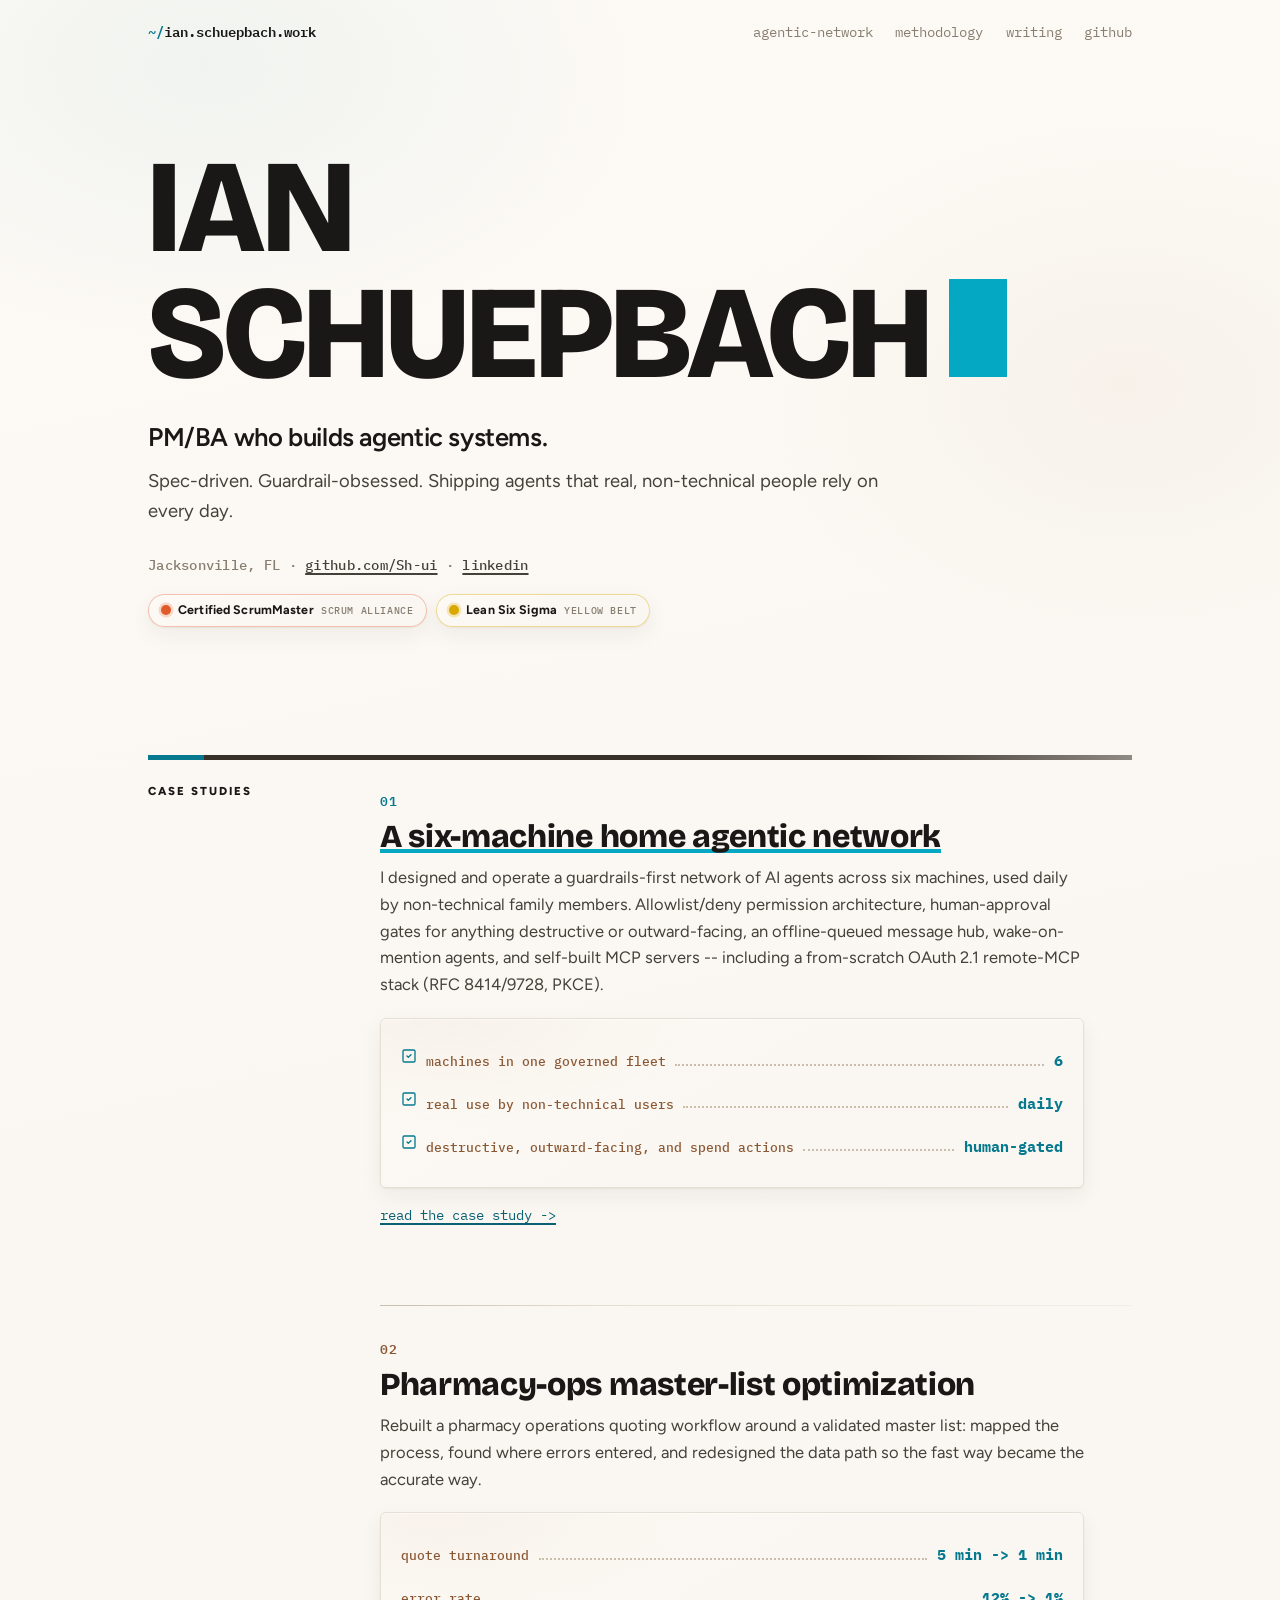
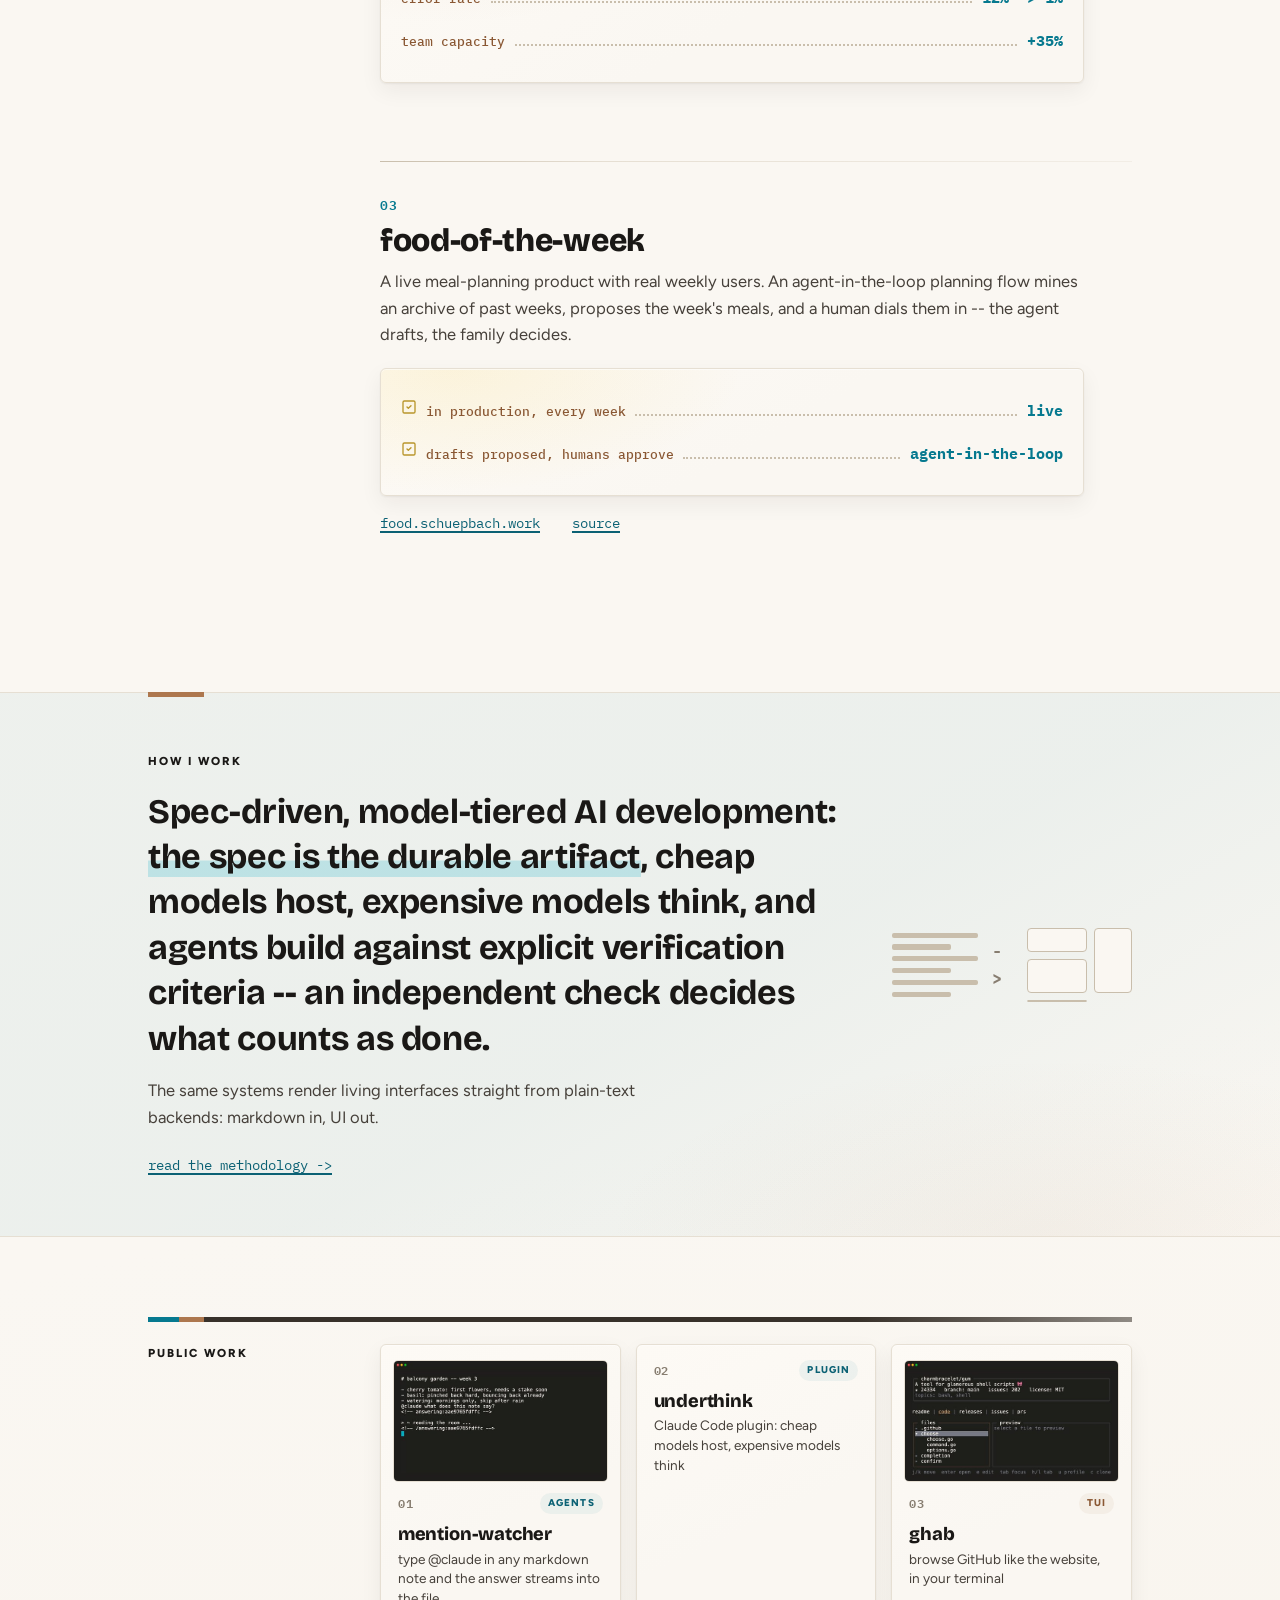
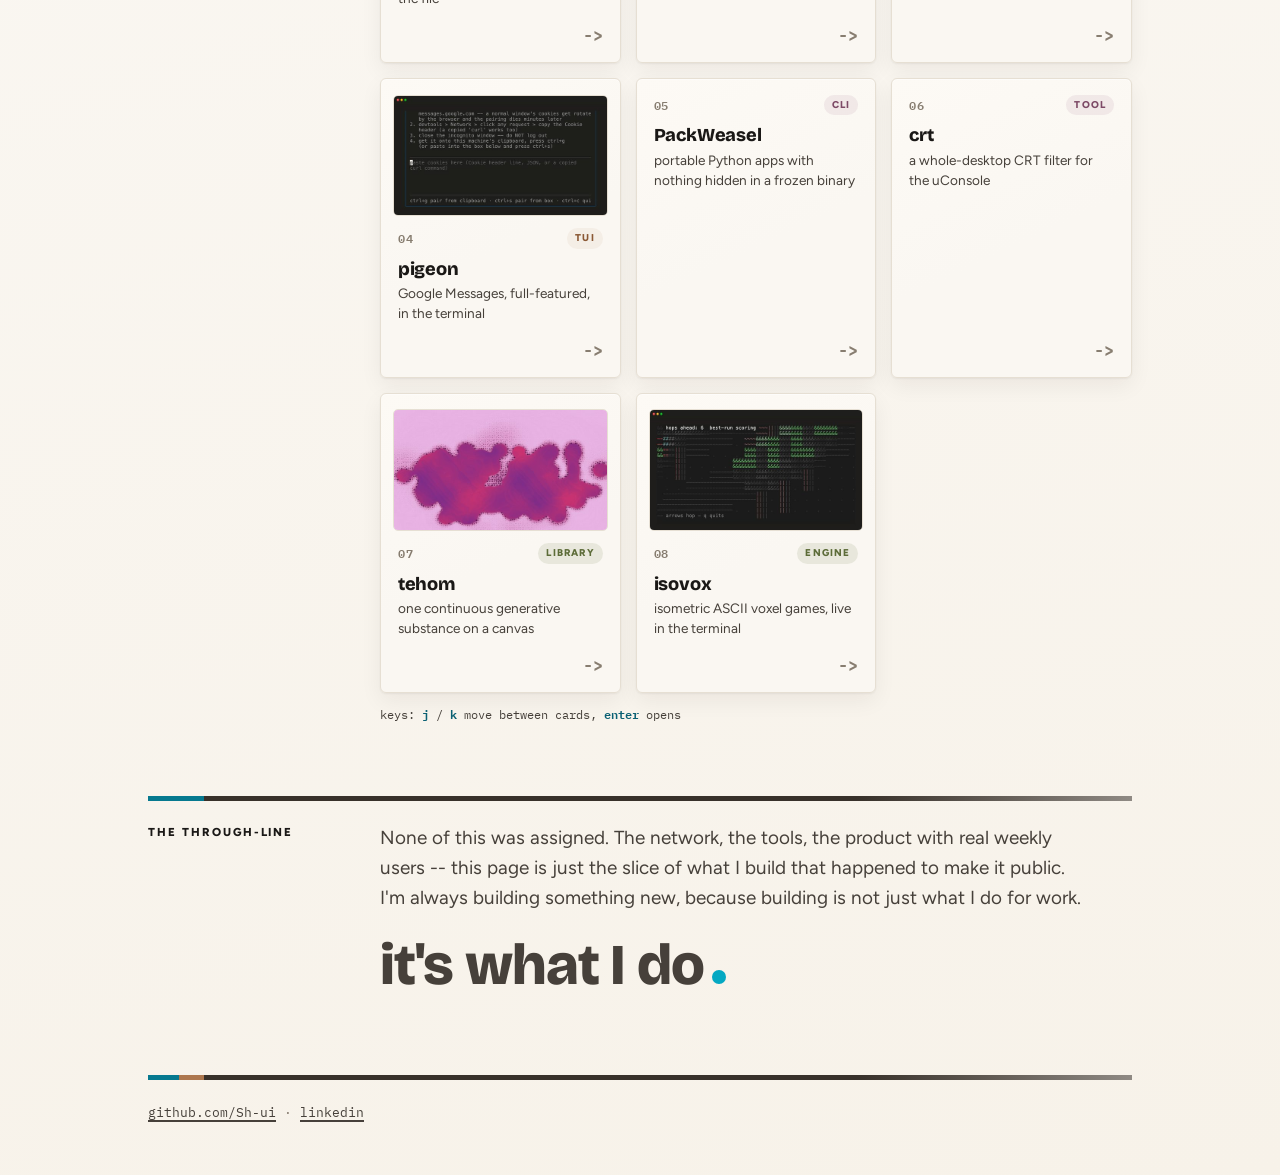
<file: index.html>
<!doctype html>
<html lang="en">
<head>
  <meta charset="utf-8">
  <meta name="viewport" content="width=device-width, initial-scale=1">
  <title>Ian Schuepbach -- PM/BA who builds agentic systems</title>
  <meta name="description" content="Ian Schuepbach: product manager and business analyst in Jacksonville, FL who designs and ships agentic AI systems with guardrails-first architecture.">
  <meta name="theme-color" content="#faf7f2" media="(prefers-color-scheme: light)">
  <meta name="theme-color" content="#181410" media="(prefers-color-scheme: dark)">
  <link rel="icon" href="data:image/svg+xml,%3Csvg xmlns='http://www.w3.org/2000/svg' viewBox='0 0 16 16'%3E%3Crect width='16' height='16' fill='%2306798f'/%3E%3Ctext x='8' y='12' font-size='10' font-family='monospace' fill='white' text-anchor='middle'%3Ei%3C/text%3E%3C/svg%3E">
  <link rel="preconnect" href="https://fonts.googleapis.com">
  <link rel="preconnect" href="https://fonts.gstatic.com" crossorigin>
  <link href="https://fonts.googleapis.com/css2?family=Bricolage+Grotesque:opsz,wght@12..96,200..800&family=Figtree:ital,wght@0,300..900;1,300..900&family=IBM+Plex+Mono:wght@400;500;600;700&display=swap" rel="stylesheet">
  <link rel="stylesheet" href="style.css">
</head>
<body>
<a class="skip" href="#main">skip to content</a>
<div class="wrap">

  <header class="topbar">
    <a class="home" href="index.html">ian.schuepbach.work</a>
    <nav>
      <a href="agentic-network.html">agentic-network</a>
      <a href="methodology.html">methodology</a>
      <a href="writing/index.html">writing</a>
      <a href="https://github.com/Sh-ui">github</a>
    </nav>
  </header>

  <div class="hero">
    <h1>Ian Schuepbach<span class="caret" aria-hidden="true"></span></h1>
    <p class="tagline">PM/BA who builds agentic systems.</p>
    <p class="sub">Spec-driven. Guardrail-obsessed. Shipping agents that real,
      non-technical people rely on every day.</p>
    <p class="meta">
      Jacksonville, FL &middot;
      <a href="https://github.com/Sh-ui">github.com/Sh-ui</a> &middot;
      <a href="https://linkedin.com/in/ian-schuepbach">linkedin</a>
    </p>
    <p class="creds" aria-label="certifications">
      <span class="cred cred-csm"><i aria-hidden="true"></i>Certified ScrumMaster<small>Scrum Alliance</small></span>
      <span class="cred cred-lss"><i aria-hidden="true"></i>Lean Six Sigma<small>Yellow Belt</small></span>
    </p>
  </div>

  <main id="main">

    <section class="sec" id="case-studies">
      <span class="kicker">Case studies</span>
      <div class="sec-body">

        <article class="case">
          <p class="stamp stamp-coffee" aria-hidden="true">Daily use<small>six machines</small></p>
          <span class="case-ix">01</span>
          <h3><a href="agentic-network.html">A six-machine home agentic network</a></h3>
          <p>
            I designed and operate a guardrails-first network of AI agents across six
            machines, used daily by non-technical family members. Allowlist/deny
            permission architecture, human-approval gates for anything destructive or
            outward-facing, an offline-queued message hub, wake-on-mention agents, and
            self-built MCP servers -- including a from-scratch OAuth 2.1 remote-MCP
            stack (RFC 8414/9728, PKCE).
          </p>
          <ul class="stats">
            <li><span class="k">machines in one governed fleet</span><span class="leader" aria-hidden="true"></span><span class="v">6</span></li>
            <li><span class="k">real use by non-technical users</span><span class="leader" aria-hidden="true"></span><span class="v">daily</span></li>
            <li><span class="k">destructive, outward-facing, and spend actions</span><span class="leader" aria-hidden="true"></span><span class="v">human-gated</span></li>
          </ul>
          <p class="links">
            <a href="agentic-network.html">read the case study -&gt;</a>
          </p>
        </article>

        <article class="case">
          <p class="stamp" aria-hidden="true">Shipped<small>measured results</small></p>
          <span class="case-ix">02</span>
          <h3>Pharmacy-ops master-list optimization</h3>
          <p>
            Rebuilt a pharmacy operations quoting workflow around a validated master
            list: mapped the process, found where errors entered, and redesigned the
            data path so the fast way became the accurate way.
          </p>
          <ul class="stats stats-plain">
            <li><span class="k">quote turnaround</span><span class="leader" aria-hidden="true"></span><span class="v">5 min -&gt; 1 min</span></li>
            <li><span class="k">error rate</span><span class="leader" aria-hidden="true"></span><span class="v">12% -&gt; 1%</span></li>
            <li><span class="k">team capacity</span><span class="leader" aria-hidden="true"></span><span class="v">+35%</span></li>
          </ul>
        </article>

        <article class="case case-fotw">
          <p class="stamp" aria-hidden="true">Live<small>in production</small></p>
          <span class="case-ix">03</span>
          <h3>food-of-the-week</h3>
          <p>
            A live meal-planning product with real weekly users. An agent-in-the-loop
            planning flow mines an archive of past weeks, proposes the week's meals,
            and a human dials them in -- the agent drafts, the family decides.
          </p>
          <ul class="stats">
            <li><span class="k">in production, every week</span><span class="leader" aria-hidden="true"></span><span class="v">live</span></li>
            <li><span class="k">drafts proposed, humans approve</span><span class="leader" aria-hidden="true"></span><span class="v">agent-in-the-loop</span></li>
          </ul>
          <p class="links">
            <a href="https://food.schuepbach.work/">food.schuepbach.work</a>
            <a href="https://github.com/Sh-ui/food-of-the-week">source</a>
          </p>
        </article>

      </div>
    </section>

    <section class="band" id="methodology-link">
      <div class="band-grid">
        <div>
          <span class="kicker">How I work</span>
          <p class="band-quote">
            Spec-driven, model-tiered AI development:
            <em class="mk">the spec is the durable artifact</em>,
            cheap models host, expensive models think, and agents build against
            explicit verification criteria -- an independent check decides what
            counts as done.
          </p>
          <p class="band-sub">The same systems render living interfaces straight
            from plain-text backends: markdown in, UI out.</p>
          <p class="links">
            <a href="methodology.html">read the methodology -&gt;</a>
          </p>
        </div>
        <div class="md2ui" aria-hidden="true">
          <div class="md">
            <span></span><span class="s"></span><span></span>
            <span class="s"></span><span></span><span class="s"></span>
          </div>
          <div class="md2ui-arrow">-&gt;</div>
          <div class="bento">
            <i class="b1"></i><i class="b2"></i><i class="b3"></i><i class="b4"></i>
          </div>
        </div>
      </div>
    </section>

    <section class="sec" id="public-work">
      <span class="kicker">Public work</span>
      <div class="sec-body">
        <ol class="cards">
          <li><a class="card card-shot" href="https://github.com/Sh-ui/mention-watcher">
            <img class="shot" src="assets/mention-watcher.jpg" alt="" loading="lazy" width="560" height="315">
            <span class="card-top"><span class="ix">01</span><span class="chip chip-agents">agents</span></span>
            <span class="name">mention-watcher</span>
            <span class="desc">type @claude in any markdown note and the answer streams into the file</span>
            <span class="go" aria-hidden="true">-&gt;</span>
            <span class="stamp stamp-coffee" aria-hidden="true">In production</span>
          </a></li>
          <li><a class="card" href="https://github.com/Sh-ui/underthink">
            <span class="card-top"><span class="ix">02</span><span class="chip chip-plugin">plugin</span></span>
            <span class="name">underthink</span>
            <span class="desc">Claude Code plugin: cheap models host, expensive models think</span>
            <span class="go" aria-hidden="true">-&gt;</span>
          </a></li>
          <li><a class="card card-shot" href="https://github.com/Sh-ui/ghab">
            <img class="shot" src="assets/ghab.jpg" alt="" loading="lazy" width="560" height="315">
            <span class="card-top"><span class="ix">03</span><span class="chip chip-tui">TUI</span></span>
            <span class="name">ghab</span>
            <span class="desc">browse GitHub like the website, in your terminal</span>
            <span class="go" aria-hidden="true">-&gt;</span>
          </a></li>
          <li><a class="card card-shot" href="https://github.com/Sh-ui/pigeon">
            <img class="shot" src="assets/pigeon.jpg" alt="" loading="lazy" width="560" height="315">
            <span class="card-top"><span class="ix">04</span><span class="chip chip-tui">TUI</span></span>
            <span class="name">pigeon</span>
            <span class="desc">Google Messages, full-featured, in the terminal</span>
            <span class="go" aria-hidden="true">-&gt;</span>
          </a></li>
          <li><a class="card" href="https://github.com/Sh-ui/PackWeasel">
            <span class="card-top"><span class="ix">05</span><span class="chip chip-cli">CLI</span></span>
            <span class="name">PackWeasel</span>
            <span class="desc">portable Python apps with nothing hidden in a frozen binary</span>
            <span class="go" aria-hidden="true">-&gt;</span>
          </a></li>
          <li><a class="card" href="https://github.com/Sh-ui/crt">
            <span class="card-top"><span class="ix">06</span><span class="chip chip-cli">tool</span></span>
            <span class="name">crt</span>
            <span class="desc">a whole-desktop CRT filter for the uConsole</span>
            <span class="go" aria-hidden="true">-&gt;</span>
          </a></li>
          <li><a class="card card-shot" href="https://github.com/Sh-ui/tehom">
            <img class="shot" src="assets/tehom.jpg" alt="" loading="lazy" width="560" height="315">
            <span class="card-top"><span class="ix">07</span><span class="chip chip-lib">library</span></span>
            <span class="name">tehom</span>
            <span class="desc">one continuous generative substance on a canvas</span>
            <span class="go" aria-hidden="true">-&gt;</span>
          </a></li>
          <li><a class="card card-shot" href="https://github.com/Sh-ui/isovox">
            <img class="shot" src="assets/isovox.jpg" alt="" loading="lazy" width="560" height="315">
            <span class="card-top"><span class="ix">08</span><span class="chip chip-engine">engine</span></span>
            <span class="name">isovox</span>
            <span class="desc">isometric ASCII voxel games, live in the terminal</span>
            <span class="go" aria-hidden="true">-&gt;</span>
            <span class="stamp" aria-hidden="true">Playable</span>
          </a></li>
        </ol>
        <p class="ledger-hint" hidden>keys: <kbd>j</kbd> / <kbd>k</kbd> move between cards, <kbd>enter</kbd> opens</p>
      </div>
    </section>

    <section class="sec" id="through-line">
      <span class="kicker">The through-line</span>
      <div class="sec-body">
        <p class="bigline-lead">
          None of this was assigned. The network, the tools, the product with real
          weekly users -- this page is just the slice of what I build that happened
          to make it public. I'm always building something new, because building
          is not just what I do for work.
        </p>
        <p class="bigline">it's what I do<span class="enddot" aria-hidden="true"></span></p>
      </div>
    </section>

  </main>

  <footer class="site-foot">
    <p class="foot"><a href="https://github.com/Sh-ui">github.com/Sh-ui</a> &middot; <a href="https://linkedin.com/in/ian-schuepbach">linkedin</a></p>
  </footer>

</div>

<script>
/* the cards take keys: j / k from anywhere, enter opens (each card is
   a real link, the browser does that part).
   no javascript? every card is still a plain anchor. nothing breaks. */
(function () {
  /* scroll reveal: sections arrive, criteria check themselves off */
  document.documentElement.classList.add("js");
  var io = new IntersectionObserver(function (es) {
    es.forEach(function (e) {
      if (e.isIntersecting) { e.target.classList.add("in-view"); io.unobserve(e.target); }
    });
  }, { rootMargin: "0px 0px -12% 0px" });
  [].forEach.call(document.querySelectorAll(".sec, .band"), function (s) { io.observe(s); });

  var rows = [].slice.call(document.querySelectorAll(".cards .card"));
  if (!rows.length) return;
  var hint = document.querySelector(".ledger-hint");
  if (hint) hint.removeAttribute("hidden");

  var i = -1;
  function bar(n) {
    rows.forEach(function (r) { r.classList.remove("sel"); });
    i = (n + rows.length) % rows.length;
    rows[i].classList.add("sel");
    rows[i].focus();
  }
  rows.forEach(function (r, n) {
    r.addEventListener("focus", function () {
      rows.forEach(function (x) { x.classList.remove("sel"); });
      i = n;
      r.classList.add("sel");
    });
  });
  document.addEventListener("keydown", function (e) {
    if (e.metaKey || e.ctrlKey || e.altKey) return;
    var t = e.target;
    if (t && /^(INPUT|TEXTAREA|SELECT)$/.test(t.tagName)) return;
    var inLedger = t && t.classList && t.classList.contains("card");
    if (e.key === "j" || (inLedger && e.key === "ArrowDown")) {
      e.preventDefault();
      bar(i < 0 ? 0 : i + 1);
    } else if (e.key === "k" || (inLedger && e.key === "ArrowUp")) {
      e.preventDefault();
      bar(i < 0 ? rows.length - 1 : i - 1);
    }
  });
})();
</script>
</body>
</html>
</file>
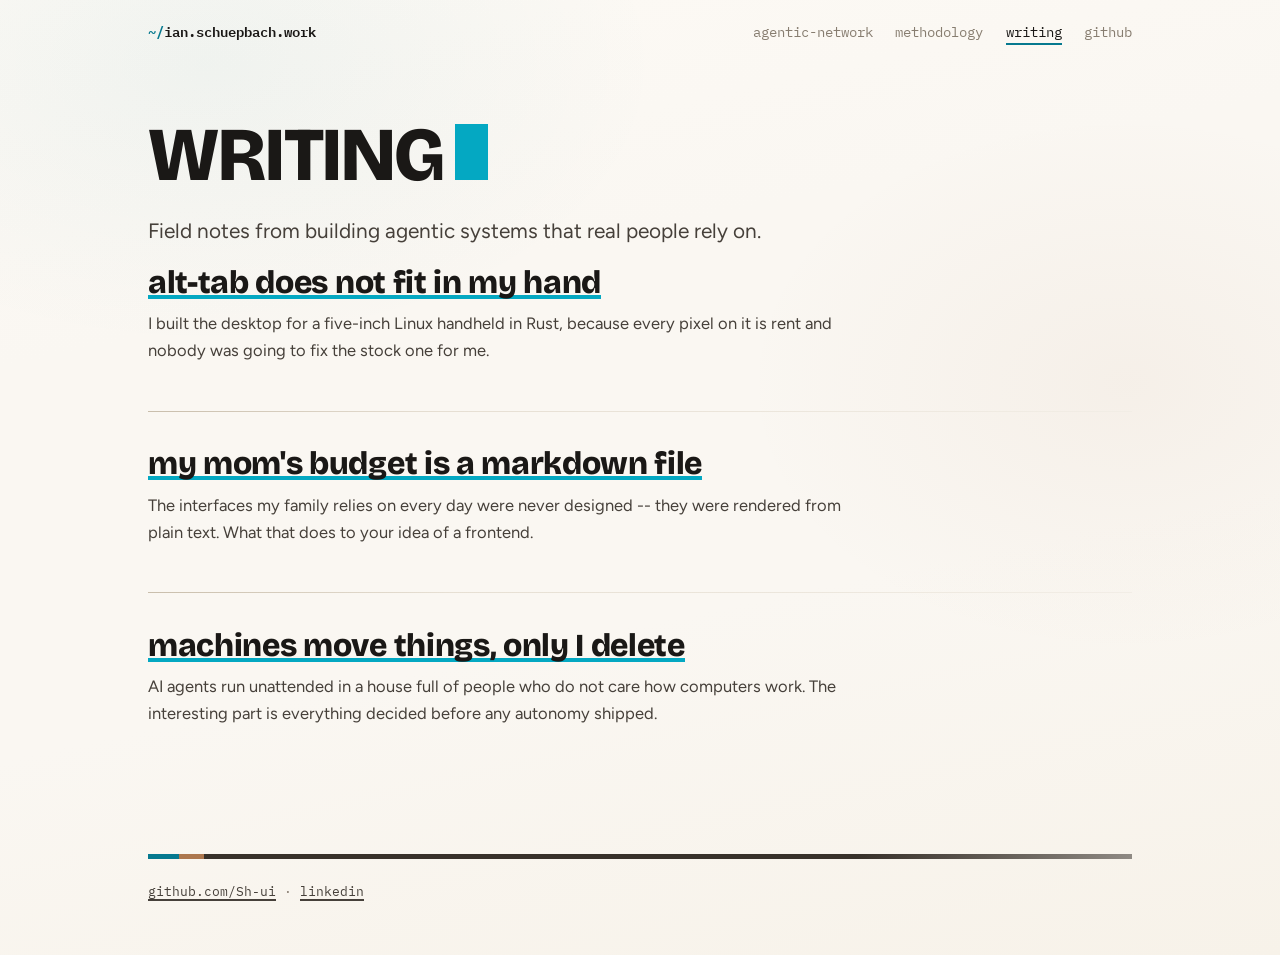
<file: writing/index.html>
<!doctype html>
<html lang="en">
<head>
  <meta charset="utf-8">
  <meta name="viewport" content="width=device-width, initial-scale=1">
  <title>Writing -- Ian Schuepbach</title>
  <meta name="theme-color" content="#faf7f2" media="(prefers-color-scheme: light)">
  <meta name="theme-color" content="#181410" media="(prefers-color-scheme: dark)">
  <link rel="icon" href="data:image/svg+xml,%3Csvg xmlns='http://www.w3.org/2000/svg' viewBox='0 0 16 16'%3E%3Crect width='16' height='16' fill='%2306798f'/%3E%3Ctext x='8' y='12' font-size='10' font-family='monospace' fill='white' text-anchor='middle'%3Ei%3C/text%3E%3C/svg%3E">
  <link rel="preconnect" href="https://fonts.googleapis.com">
  <link rel="preconnect" href="https://fonts.gstatic.com" crossorigin>
  <link href="https://fonts.googleapis.com/css2?family=Bricolage+Grotesque:opsz,wght@12..96,200..800&family=Figtree:ital,wght@0,300..900;1,300..900&family=IBM+Plex+Mono:wght@400;500;600;700&display=swap" rel="stylesheet">
  <link rel="stylesheet" href="../style.css">
</head>
<body>
<a class="skip" href="#main">skip to content</a>
<div class="wrap">
  <header class="topbar">
    <a class="home" href="../index.html">ian.schuepbach.work</a>
    <nav>
      <a href="../agentic-network.html">agentic-network</a>
      <a href="../methodology.html">methodology</a>
      <a href="../writing/index.html" aria-current="page">writing</a>
      <a href="https://github.com/Sh-ui">github</a>
    </nav>
  </header>
  <main id="main">
  <article>
    <header class="article-head">
      <h1>Writing<span class="caret" aria-hidden="true"></span></h1>
      <p class="lede">Field notes from building agentic systems that real people rely on.</p>
    </header>
    <div class="case">
      <h3><a href="flit.html">alt-tab does not fit in my hand</a></h3>
      <p>I built the desktop for a five-inch Linux handheld in Rust, because every pixel on it is rent and nobody was going to fix the stock one for me.</p>
    </div>
    <div class="case">
      <h3><a href="markdown-in-ui-out.html">my mom&#x27;s budget is a markdown file</a></h3>
      <p>The interfaces my family relies on every day were never designed -- they were rendered from plain text. What that does to your idea of a frontend.</p>
    </div>
    <div class="case">
      <h3><a href="guardrails.html">machines move things, only I delete</a></h3>
      <p>AI agents run unattended in a house full of people who do not care how computers work. The interesting part is everything decided before any autonomy shipped.</p>
    </div>
  </article>
  </main>
  <footer class="site-foot">
    <p class="foot"><a href="https://github.com/Sh-ui">github.com/Sh-ui</a> &middot; <a href="https://linkedin.com/in/ian-schuepbach">linkedin</a></p>
  </footer>
</div>
</body>
</html>
</file>
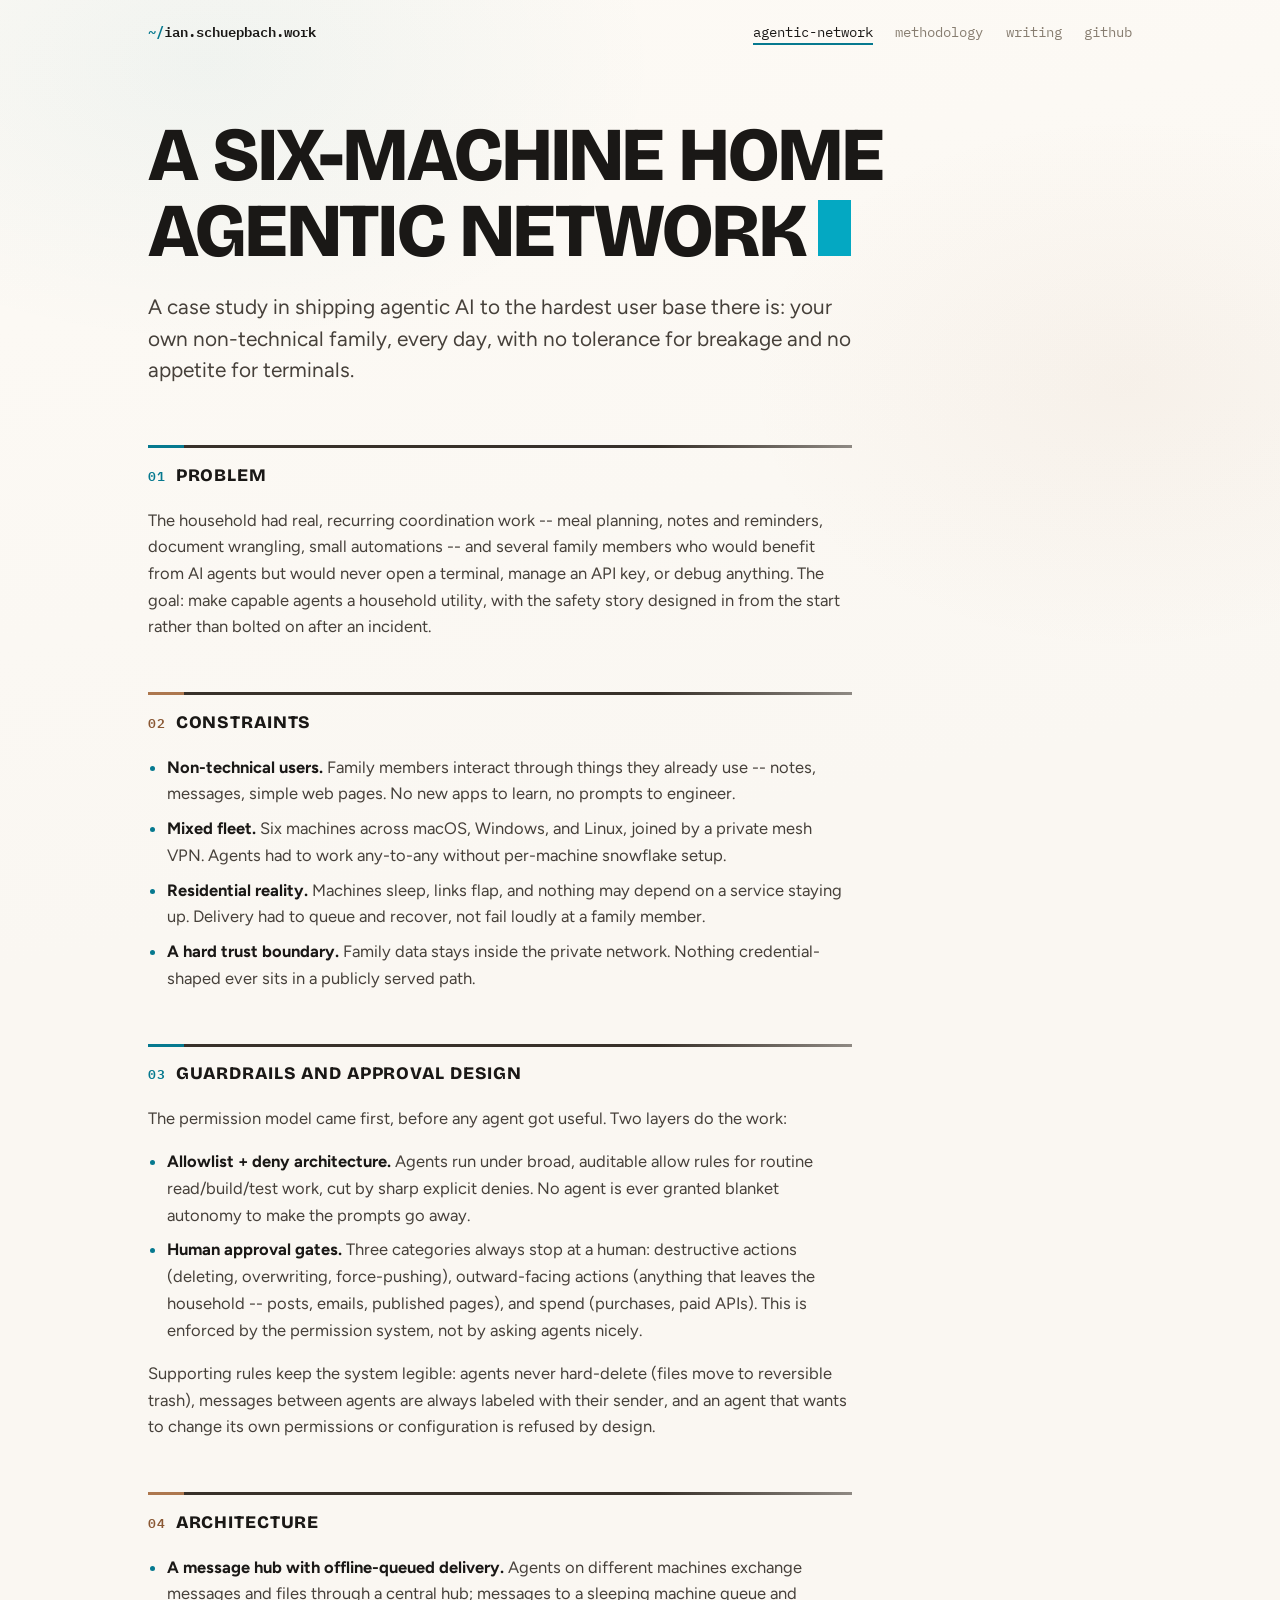
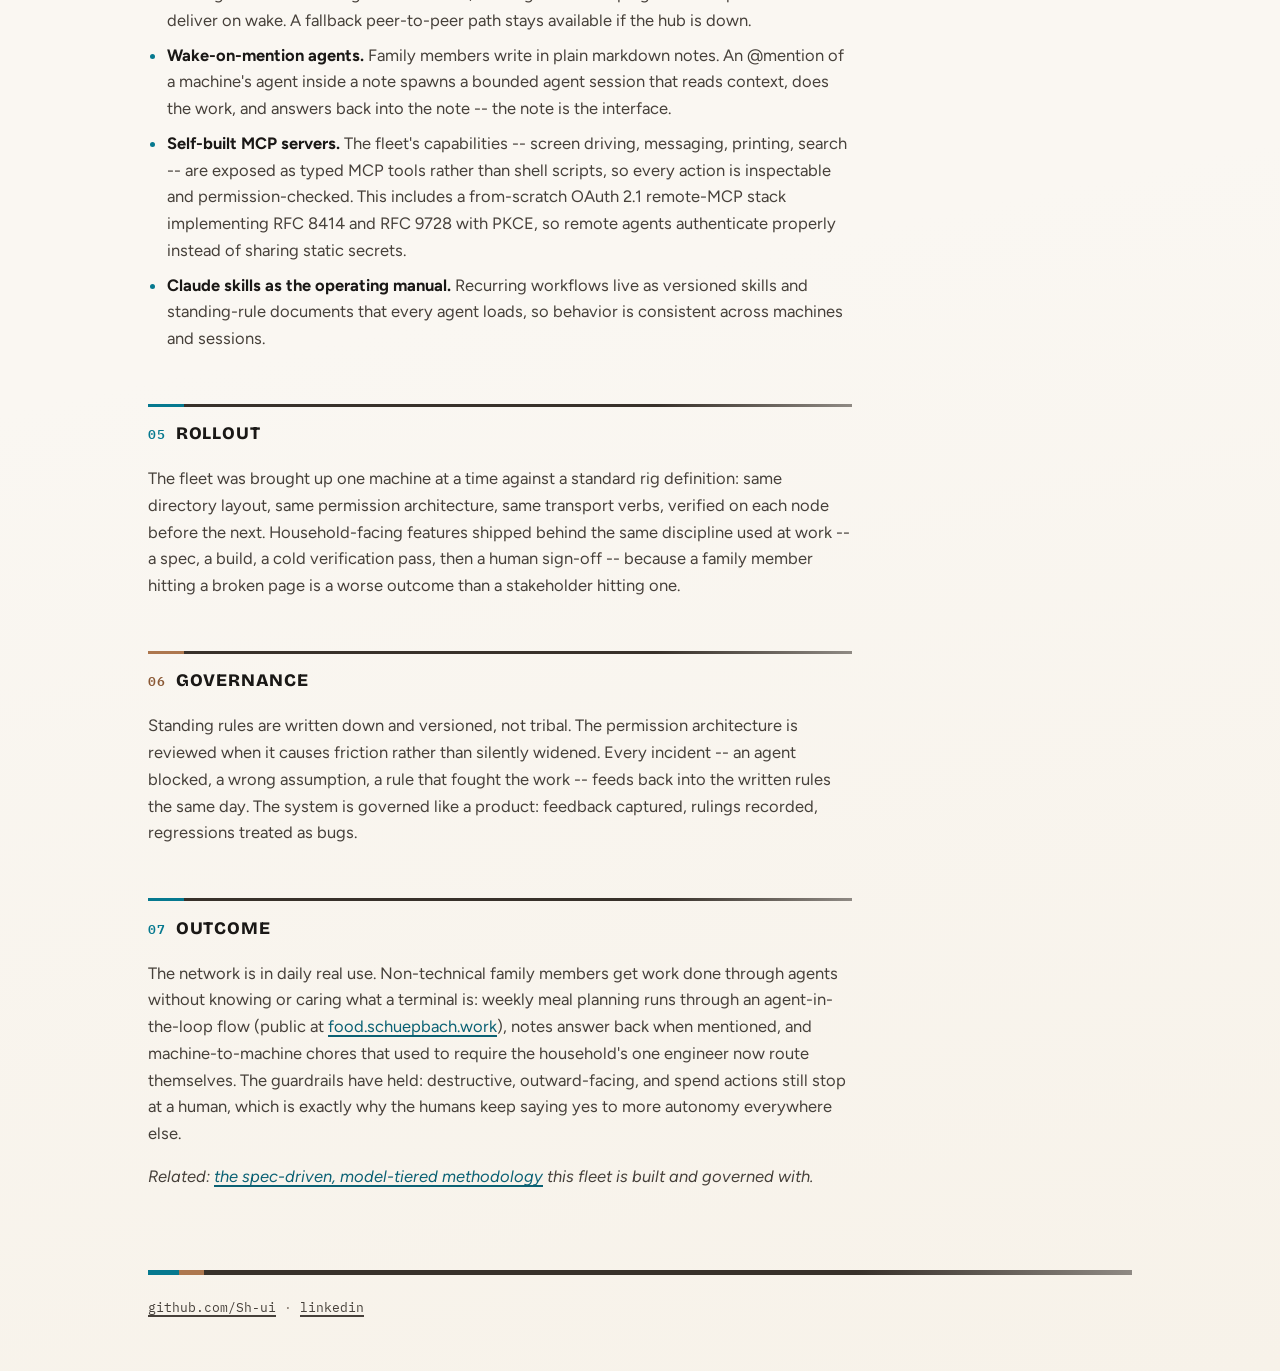
<file: agentic-network.html>
<!doctype html>
<html lang="en">
<head>
  <meta charset="utf-8">
  <meta name="viewport" content="width=device-width, initial-scale=1">
  <title>Home agentic network -- Ian Schuepbach</title>
  <meta name="description" content="Case study: a guardrails-first agentic AI network across six home machines, designed for non-technical users, with allowlist/deny permissions and human approval gates.">
  <meta name="theme-color" content="#faf7f2" media="(prefers-color-scheme: light)">
  <meta name="theme-color" content="#181410" media="(prefers-color-scheme: dark)">
  <link rel="icon" href="data:image/svg+xml,%3Csvg xmlns='http://www.w3.org/2000/svg' viewBox='0 0 16 16'%3E%3Crect width='16' height='16' fill='%2306798f'/%3E%3Ctext x='8' y='12' font-size='10' font-family='monospace' fill='white' text-anchor='middle'%3Ei%3C/text%3E%3C/svg%3E">
  <link rel="preconnect" href="https://fonts.googleapis.com">
  <link rel="preconnect" href="https://fonts.gstatic.com" crossorigin>
  <link href="https://fonts.googleapis.com/css2?family=Bricolage+Grotesque:opsz,wght@12..96,200..800&family=Figtree:ital,wght@0,300..900;1,300..900&family=IBM+Plex+Mono:wght@400;500;600;700&display=swap" rel="stylesheet">
  <link rel="stylesheet" href="style.css">
</head>
<body>
<a class="skip" href="#main">skip to content</a>
<div class="wrap">

  <header class="topbar">
    <a class="home" href="index.html">ian.schuepbach.work</a>
    <nav>
      <a href="agentic-network.html" aria-current="page">agentic-network</a>
      <a href="methodology.html">methodology</a>
      <a href="writing/index.html">writing</a>
      <a href="https://github.com/Sh-ui">github</a>
    </nav>
  </header>

  <main id="main">
  <article>

    <header class="article-head">
      <h1>A six-machine home agentic network<span class="caret" aria-hidden="true"></span></h1>
      <p class="lede">
        A case study in shipping agentic AI to the hardest user base there is:
        your own non-technical family, every day, with no tolerance for breakage
        and no appetite for terminals.
      </p>
    </header>

    <h2><span class="h2-ix">01</span>Problem</h2>
    <p>
      The household had real, recurring coordination work -- meal planning, notes
      and reminders, document wrangling, small automations -- and several family
      members who would benefit from AI agents but would never open a terminal,
      manage an API key, or debug anything. The goal: make capable agents a
      household utility, with the safety story designed in from the start rather
      than bolted on after an incident.
    </p>

    <h2><span class="h2-ix">02</span>Constraints</h2>
    <ul>
      <li><strong>Non-technical users.</strong> Family members interact through
        things they already use -- notes, messages, simple web pages. No new apps
        to learn, no prompts to engineer.</li>
      <li><strong>Mixed fleet.</strong> Six machines across macOS, Windows, and
        Linux, joined by a private mesh VPN. Agents had to work any-to-any without
        per-machine snowflake setup.</li>
      <li><strong>Residential reality.</strong> Machines sleep, links flap, and
        nothing may depend on a service staying up. Delivery had to queue and
        recover, not fail loudly at a family member.</li>
      <li><strong>A hard trust boundary.</strong> Family data stays inside the
        private network. Nothing credential-shaped ever sits in a publicly served
        path.</li>
    </ul>

    <h2><span class="h2-ix">03</span>Guardrails and approval design</h2>
    <p>
      The permission model came first, before any agent got useful. Two layers do
      the work:
    </p>
    <ul>
      <li><strong>Allowlist + deny architecture.</strong> Agents run under broad,
        auditable allow rules for routine read/build/test work, cut by sharp
        explicit denies. No agent is ever granted blanket autonomy to make the
        prompts go away.</li>
      <li><strong>Human approval gates.</strong> Three categories always stop at a
        human: destructive actions (deleting, overwriting, force-pushing),
        outward-facing actions (anything that leaves the household -- posts,
        emails, published pages), and spend (purchases, paid APIs). This is
        enforced by the permission system, not by asking agents nicely.</li>
    </ul>
    <p>
      Supporting rules keep the system legible: agents never hard-delete (files
      move to reversible trash), messages between agents are always labeled with
      their sender, and an agent that wants to change its own permissions or
      configuration is refused by design.
    </p>

    <h2><span class="h2-ix">04</span>Architecture</h2>
    <ul>
      <li><strong>A message hub with offline-queued delivery.</strong> Agents on
        different machines exchange messages and files through a central hub;
        messages to a sleeping machine queue and deliver on wake. A fallback
        peer-to-peer path stays available if the hub is down.</li>
      <li><strong>Wake-on-mention agents.</strong> Family members write in plain
        markdown notes. An @mention of a machine's agent inside a note spawns a
        bounded agent session that reads context, does the work, and answers back
        into the note -- the note is the interface.</li>
      <li><strong>Self-built MCP servers.</strong> The fleet's capabilities --
        screen driving, messaging, printing, search -- are exposed as typed MCP
        tools rather than shell scripts, so every action is inspectable and
        permission-checked. This includes a from-scratch OAuth 2.1 remote-MCP
        stack implementing RFC 8414 and RFC 9728 with PKCE, so remote agents
        authenticate properly instead of sharing static secrets.</li>
      <li><strong>Claude skills as the operating manual.</strong> Recurring
        workflows live as versioned skills and standing-rule documents that every
        agent loads, so behavior is consistent across machines and sessions.</li>
    </ul>

    <h2><span class="h2-ix">05</span>Rollout</h2>
    <p>
      The fleet was brought up one machine at a time against a standard rig
      definition: same directory layout, same permission architecture, same
      transport verbs, verified on each node before the next. Household-facing
      features shipped behind the same discipline used at work -- a spec, a
      build, a cold verification pass, then a human sign-off -- because a family
      member hitting a broken page is a worse outcome than a stakeholder hitting
      one.
    </p>

    <h2><span class="h2-ix">06</span>Governance</h2>
    <p>
      Standing rules are written down and versioned, not tribal. The permission
      architecture is reviewed when it causes friction rather than silently
      widened. Every incident -- an agent blocked, a wrong assumption, a rule that
      fought the work -- feeds back into the written rules the same day. The
      system is governed like a product: feedback captured, rulings recorded,
      regressions treated as bugs.
    </p>

    <h2><span class="h2-ix">07</span>Outcome</h2>
    <p>
      The network is in daily real use. Non-technical family members get work done
      through agents without knowing or caring what a terminal is: weekly meal
      planning runs through an agent-in-the-loop flow (public at
      <a href="https://food.schuepbach.work/">food.schuepbach.work</a>), notes
      answer back when mentioned, and machine-to-machine chores that used to
      require the household's one engineer now route themselves. The guardrails
      have held: destructive, outward-facing, and spend actions still stop at a
      human, which is exactly why the humans keep saying yes to more autonomy
      everywhere else.
    </p>

    <p>
      <em>Related: <a href="methodology.html">the spec-driven, model-tiered
      methodology</a> this fleet is built and governed with.</em>
    </p>
  </article>
  </main>

  <footer class="site-foot">
    <p class="foot"><a href="https://github.com/Sh-ui">github.com/Sh-ui</a> &middot; <a href="https://linkedin.com/in/ian-schuepbach">linkedin</a></p>
  </footer>

</div>
</body>
</html>
</file>
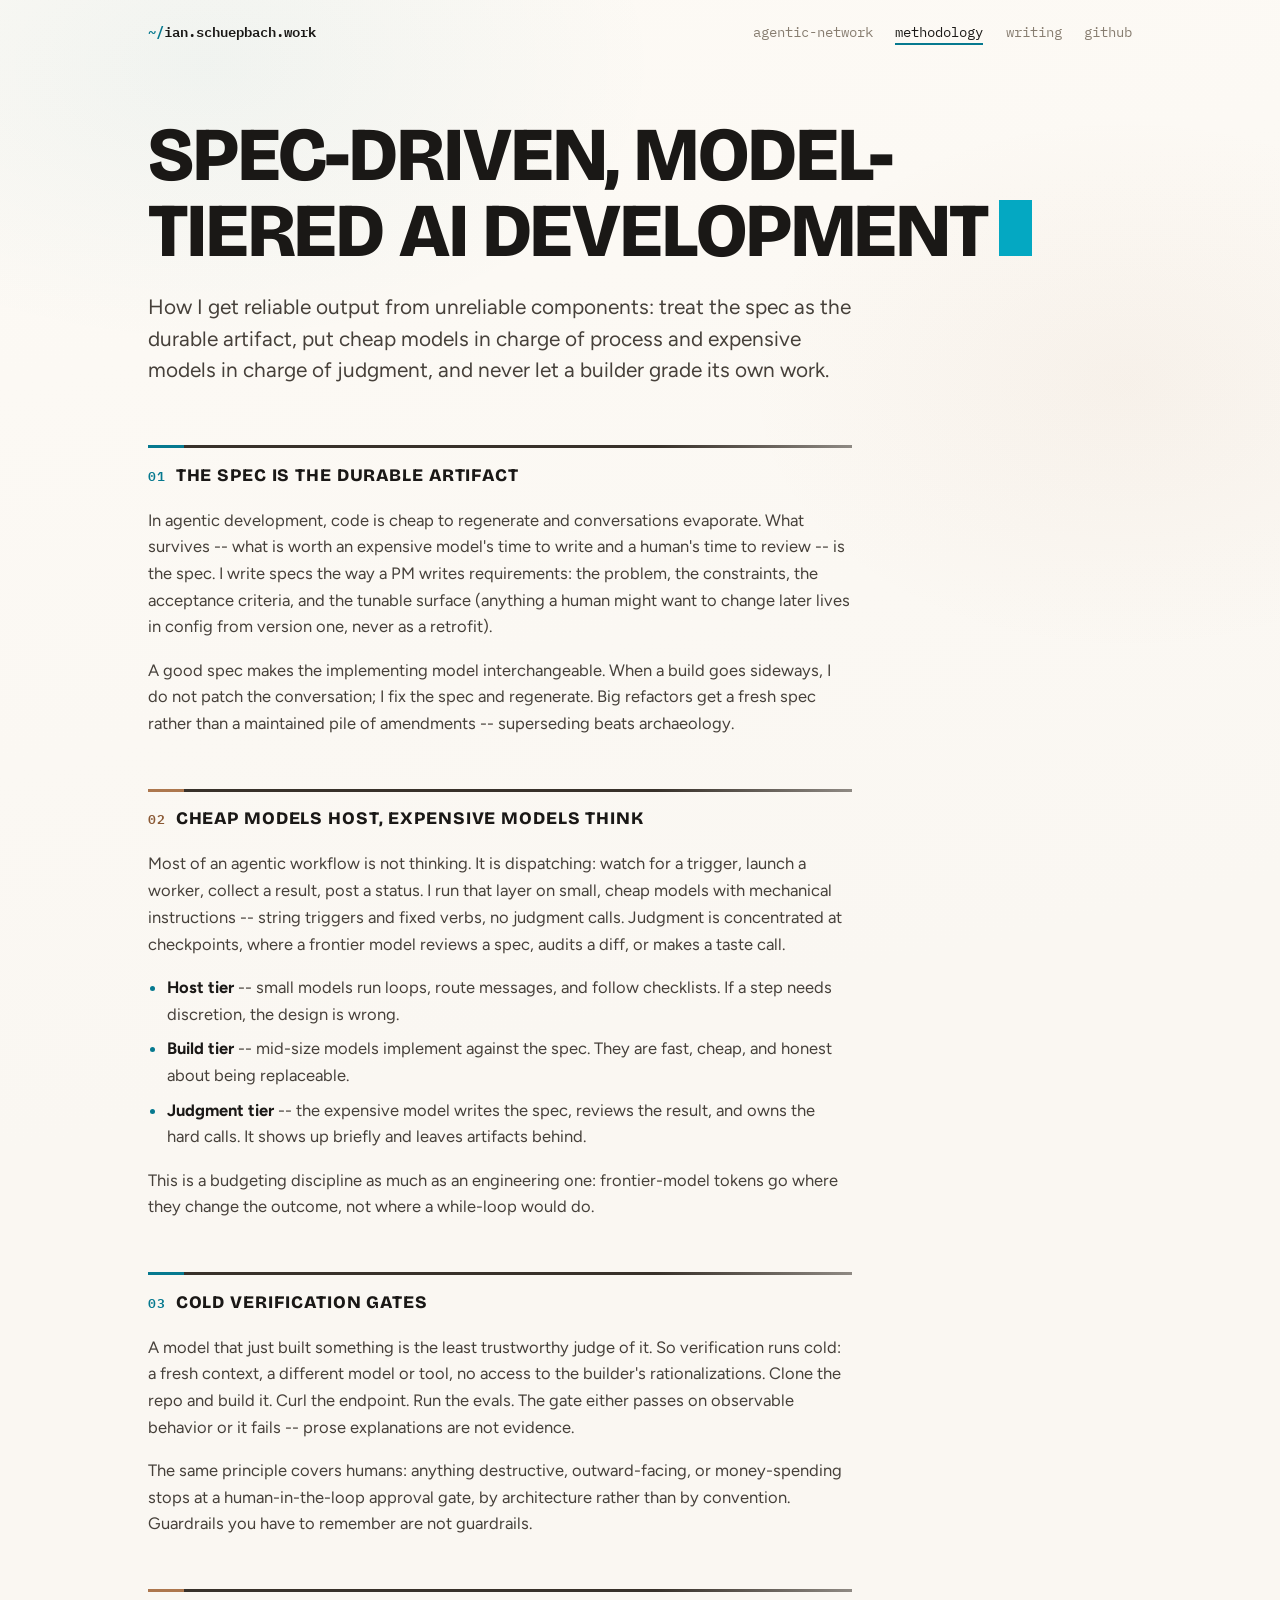
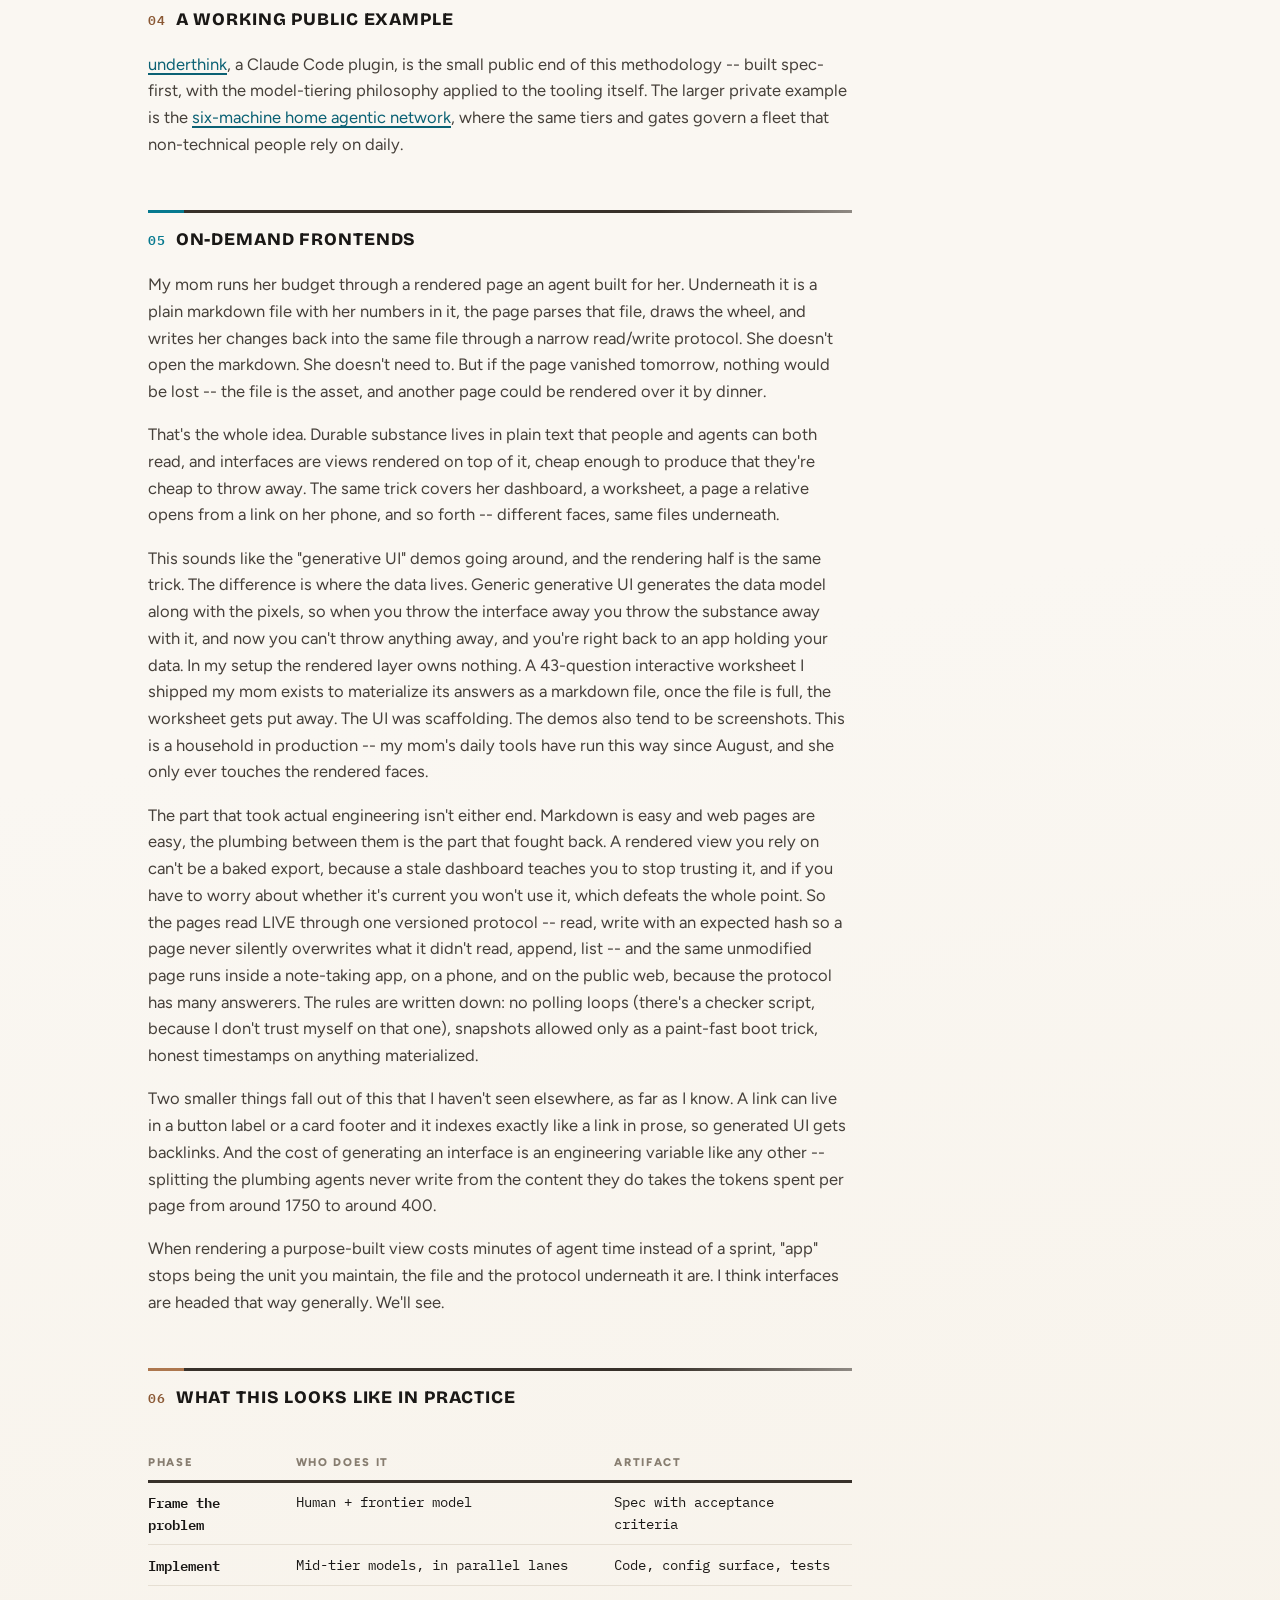
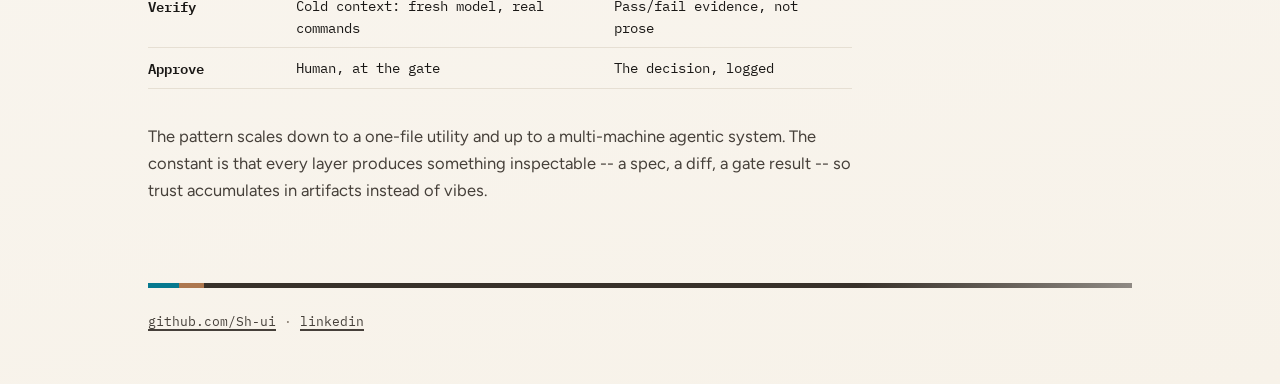
<file: methodology.html>
<!doctype html>
<html lang="en">
<head>
  <meta charset="utf-8">
  <meta name="viewport" content="width=device-width, initial-scale=1">
  <title>Methodology -- Ian Schuepbach</title>
  <meta name="description" content="Ian Schuepbach's spec-driven, model-tiered methodology for building AI systems: the spec as the durable artifact, cheap models hosting, expensive models thinking, cold verification gates.">
  <meta name="theme-color" content="#faf7f2" media="(prefers-color-scheme: light)">
  <meta name="theme-color" content="#181410" media="(prefers-color-scheme: dark)">
  <link rel="icon" href="data:image/svg+xml,%3Csvg xmlns='http://www.w3.org/2000/svg' viewBox='0 0 16 16'%3E%3Crect width='16' height='16' fill='%2306798f'/%3E%3Ctext x='8' y='12' font-size='10' font-family='monospace' fill='white' text-anchor='middle'%3Ei%3C/text%3E%3C/svg%3E">
  <link rel="preconnect" href="https://fonts.googleapis.com">
  <link rel="preconnect" href="https://fonts.gstatic.com" crossorigin>
  <link href="https://fonts.googleapis.com/css2?family=Bricolage+Grotesque:opsz,wght@12..96,200..800&family=Figtree:ital,wght@0,300..900;1,300..900&family=IBM+Plex+Mono:wght@400;500;600;700&display=swap" rel="stylesheet">
  <link rel="stylesheet" href="style.css">
</head>
<body>
<a class="skip" href="#main">skip to content</a>
<div class="wrap">

  <header class="topbar">
    <a class="home" href="index.html">ian.schuepbach.work</a>
    <nav>
      <a href="agentic-network.html">agentic-network</a>
      <a href="methodology.html" aria-current="page">methodology</a>
      <a href="writing/index.html">writing</a>
      <a href="https://github.com/Sh-ui">github</a>
    </nav>
  </header>

  <main id="main">
  <article>

    <header class="article-head">
      <h1>Spec-driven, model-tiered AI development<span class="caret" aria-hidden="true"></span></h1>
      <p class="lede">
        How I get reliable output from unreliable components: treat the spec as the
        durable artifact, put cheap models in charge of process and expensive models
        in charge of judgment, and never let a builder grade its own work.
      </p>
    </header>

    <h2><span class="h2-ix">01</span>The spec is the durable artifact</h2>
    <p>
      In agentic development, code is cheap to regenerate and conversations
      evaporate. What survives -- what is worth an expensive model's time to write
      and a human's time to review -- is the spec. I write specs the way a PM
      writes requirements: the problem, the constraints, the acceptance criteria,
      and the tunable surface (anything a human might want to change later lives in
      config from version one, never as a retrofit).
    </p>
    <p>
      A good spec makes the implementing model interchangeable. When a build goes
      sideways, I do not patch the conversation; I fix the spec and regenerate.
      Big refactors get a fresh spec rather than a maintained pile of amendments --
      superseding beats archaeology.
    </p>

    <h2><span class="h2-ix">02</span>Cheap models host, expensive models think</h2>
    <p>
      Most of an agentic workflow is not thinking. It is dispatching: watch for a
      trigger, launch a worker, collect a result, post a status. I run that layer
      on small, cheap models with mechanical instructions -- string triggers and
      fixed verbs, no judgment calls. Judgment is concentrated at checkpoints,
      where a frontier model reviews a spec, audits a diff, or makes a taste call.
    </p>
    <ul>
      <li><strong>Host tier</strong> -- small models run loops, route messages, and
        follow checklists. If a step needs discretion, the design is wrong.</li>
      <li><strong>Build tier</strong> -- mid-size models implement against the spec.
        They are fast, cheap, and honest about being replaceable.</li>
      <li><strong>Judgment tier</strong> -- the expensive model writes the spec,
        reviews the result, and owns the hard calls. It shows up briefly and
        leaves artifacts behind.</li>
    </ul>
    <p>
      This is a budgeting discipline as much as an engineering one: frontier-model
      tokens go where they change the outcome, not where a while-loop would do.
    </p>

    <h2><span class="h2-ix">03</span>Cold verification gates</h2>
    <p>
      A model that just built something is the least trustworthy judge of it. So
      verification runs cold: a fresh context, a different model or tool, no access
      to the builder's rationalizations. Clone the repo and build it. Curl the
      endpoint. Run the evals. The gate either passes on observable behavior or it
      fails -- prose explanations are not evidence.
    </p>
    <p>
      The same principle covers humans: anything destructive, outward-facing, or
      money-spending stops at a human-in-the-loop approval gate, by architecture
      rather than by convention. Guardrails you have to remember are not
      guardrails.
    </p>

    <h2><span class="h2-ix">04</span>A working public example</h2>
    <p>
      <a href="https://github.com/Sh-ui/underthink">underthink</a>, a Claude Code
      plugin, is the small public end of this methodology -- built spec-first, with
      the model-tiering philosophy applied to the tooling itself. The larger
      private example is the
      <a href="agentic-network.html">six-machine home agentic network</a>, where
      the same tiers and gates govern a fleet that non-technical people rely on
      daily.
    </p>

    <h2><span class="h2-ix">05</span>On-demand frontends</h2>
    <p>My mom runs her budget through a rendered page an agent built for her. Underneath it is a plain markdown file with her numbers in it, the page parses that file, draws the wheel, and writes her changes back into the same file through a narrow read/write protocol. She doesn&#x27;t open the markdown. She doesn&#x27;t need to. But if the page vanished tomorrow, nothing would be lost -- the file is the asset, and another page could be rendered over it by dinner.</p>
    <p>That&#x27;s the whole idea. Durable substance lives in plain text that people and agents can both read, and interfaces are views rendered on top of it, cheap enough to produce that they&#x27;re cheap to throw away. The same trick covers her dashboard, a worksheet, a page a relative opens from a link on her phone, and so forth -- different faces, same files underneath.</p>
    <p>This sounds like the &quot;generative UI&quot; demos going around, and the rendering half is the same trick. The difference is where the data lives. Generic generative UI generates the data model along with the pixels, so when you throw the interface away you throw the substance away with it, and now you can&#x27;t throw anything away, and you&#x27;re right back to an app holding your data. In my setup the rendered layer owns nothing. A 43-question interactive worksheet I shipped my mom exists to materialize its answers as a markdown file, once the file is full, the worksheet gets put away. The UI was scaffolding. The demos also tend to be screenshots. This is a household in production -- my mom&#x27;s daily tools have run this way since August, and she only ever touches the rendered faces.</p>
    <p>The part that took actual engineering isn&#x27;t either end. Markdown is easy and web pages are easy, the plumbing between them is the part that fought back. A rendered view you rely on can&#x27;t be a baked export, because a stale dashboard teaches you to stop trusting it, and if you have to worry about whether it&#x27;s current you won&#x27;t use it, which defeats the whole point. So the pages read LIVE through one versioned protocol -- read, write with an expected hash so a page never silently overwrites what it didn&#x27;t read, append, list -- and the same unmodified page runs inside a note-taking app, on a phone, and on the public web, because the protocol has many answerers. The rules are written down: no polling loops (there&#x27;s a checker script, because I don&#x27;t trust myself on that one), snapshots allowed only as a paint-fast boot trick, honest timestamps on anything materialized.</p>
    <p>Two smaller things fall out of this that I haven&#x27;t seen elsewhere, as far as I know. A link can live in a button label or a card footer and it indexes exactly like a link in prose, so generated UI gets backlinks. And the cost of generating an interface is an engineering variable like any other -- splitting the plumbing agents never write from the content they do takes the tokens spent per page from around 1750 to around 400.</p>
    <p>When rendering a purpose-built view costs minutes of agent time instead of a sprint, &quot;app&quot; stops being the unit you maintain, the file and the protocol underneath it are. I think interfaces are headed that way generally. We&#x27;ll see.</p>

    <h2><span class="h2-ix">06</span>What this looks like in practice</h2>
    <div class="table-scroll">
      <table>
        <tr><th>Phase</th><th>Who does it</th><th>Artifact</th></tr>
        <tr><td>Frame the problem</td><td>Human + frontier model</td><td>Spec with acceptance criteria</td></tr>
        <tr><td>Implement</td><td>Mid-tier models, in parallel lanes</td><td>Code, config surface, tests</td></tr>
        <tr><td>Verify</td><td>Cold context: fresh model, real commands</td><td>Pass/fail evidence, not prose</td></tr>
        <tr><td>Approve</td><td>Human, at the gate</td><td>The decision, logged</td></tr>
      </table>
    </div>
    <p>
      The pattern scales down to a one-file utility and up to a multi-machine
      agentic system. The constant is that every layer produces something
      inspectable -- a spec, a diff, a gate result -- so trust accumulates in
      artifacts instead of vibes.
    </p>
  </article>
  </main>

  <footer class="site-foot">
    <p class="foot"><a href="https://github.com/Sh-ui">github.com/Sh-ui</a> &middot; <a href="https://linkedin.com/in/ian-schuepbach">linkedin</a></p>
  </footer>

</div>
</body>
</html>
</file>
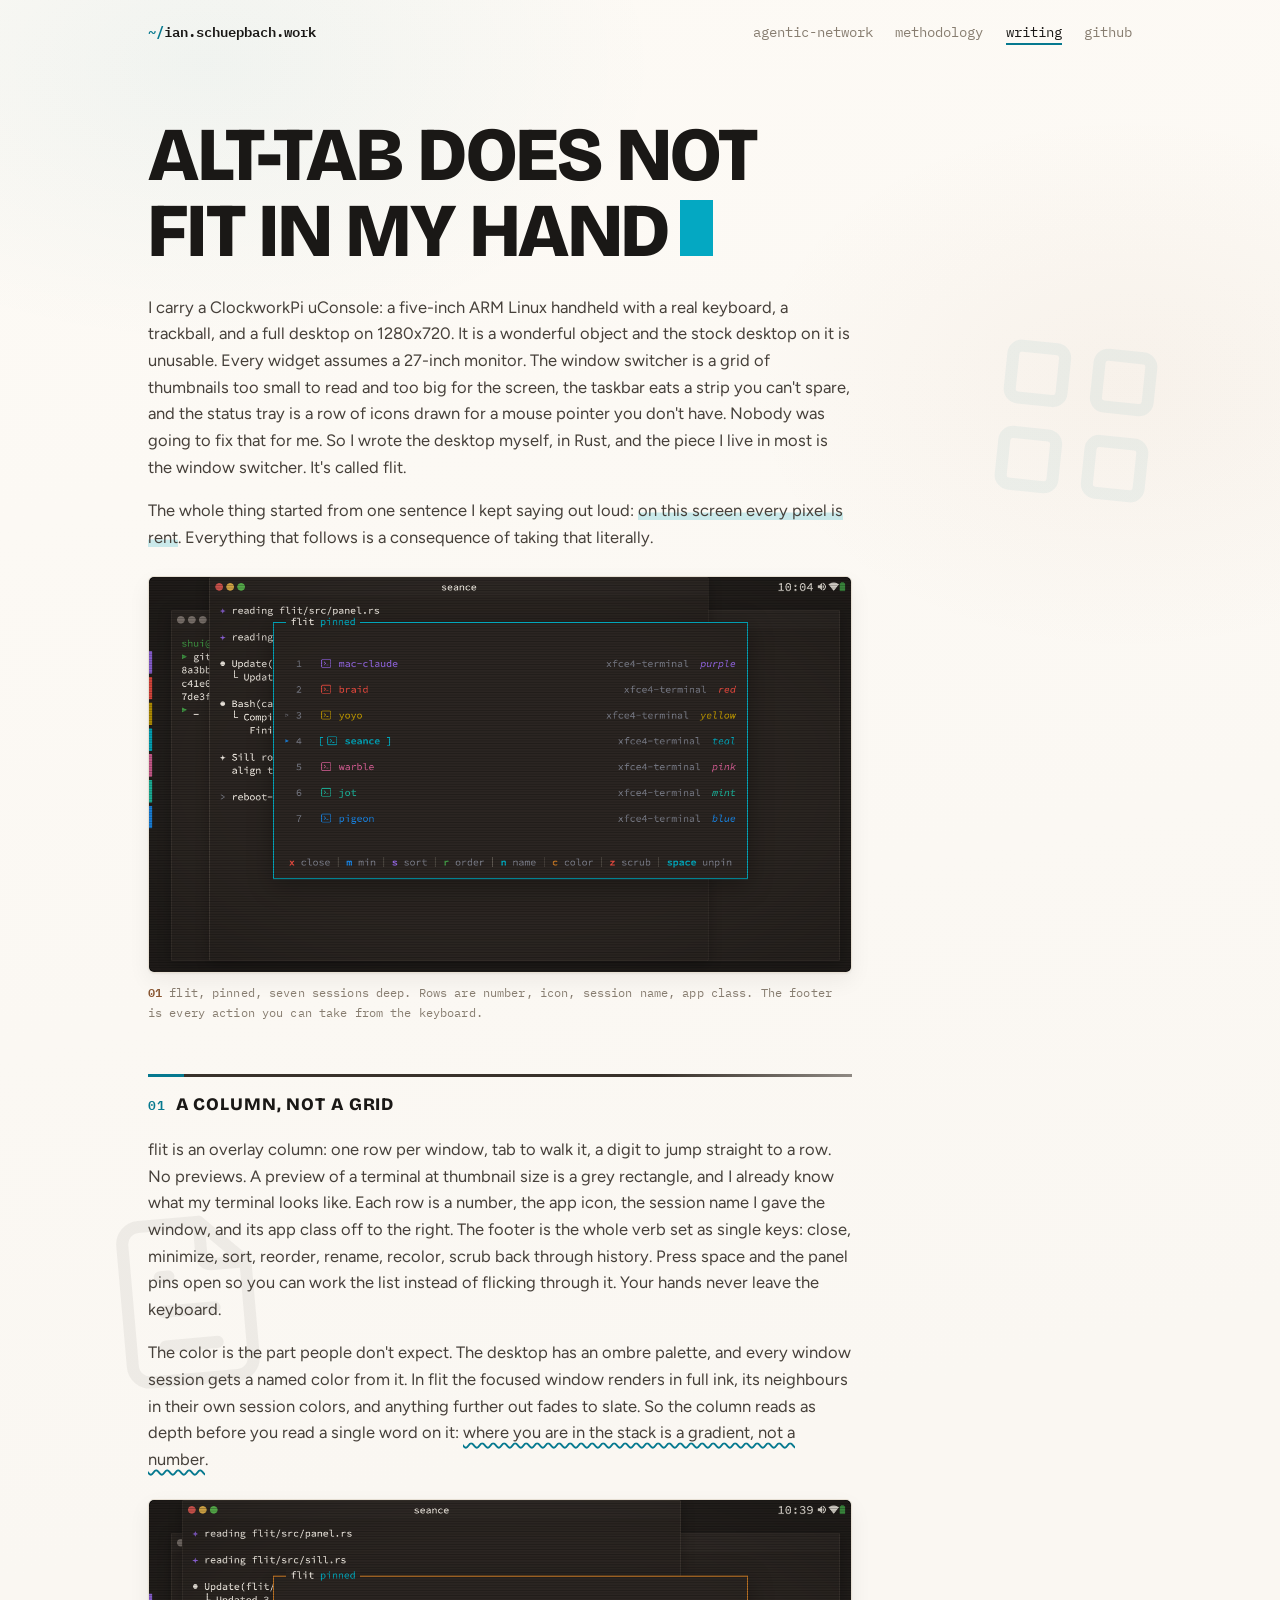
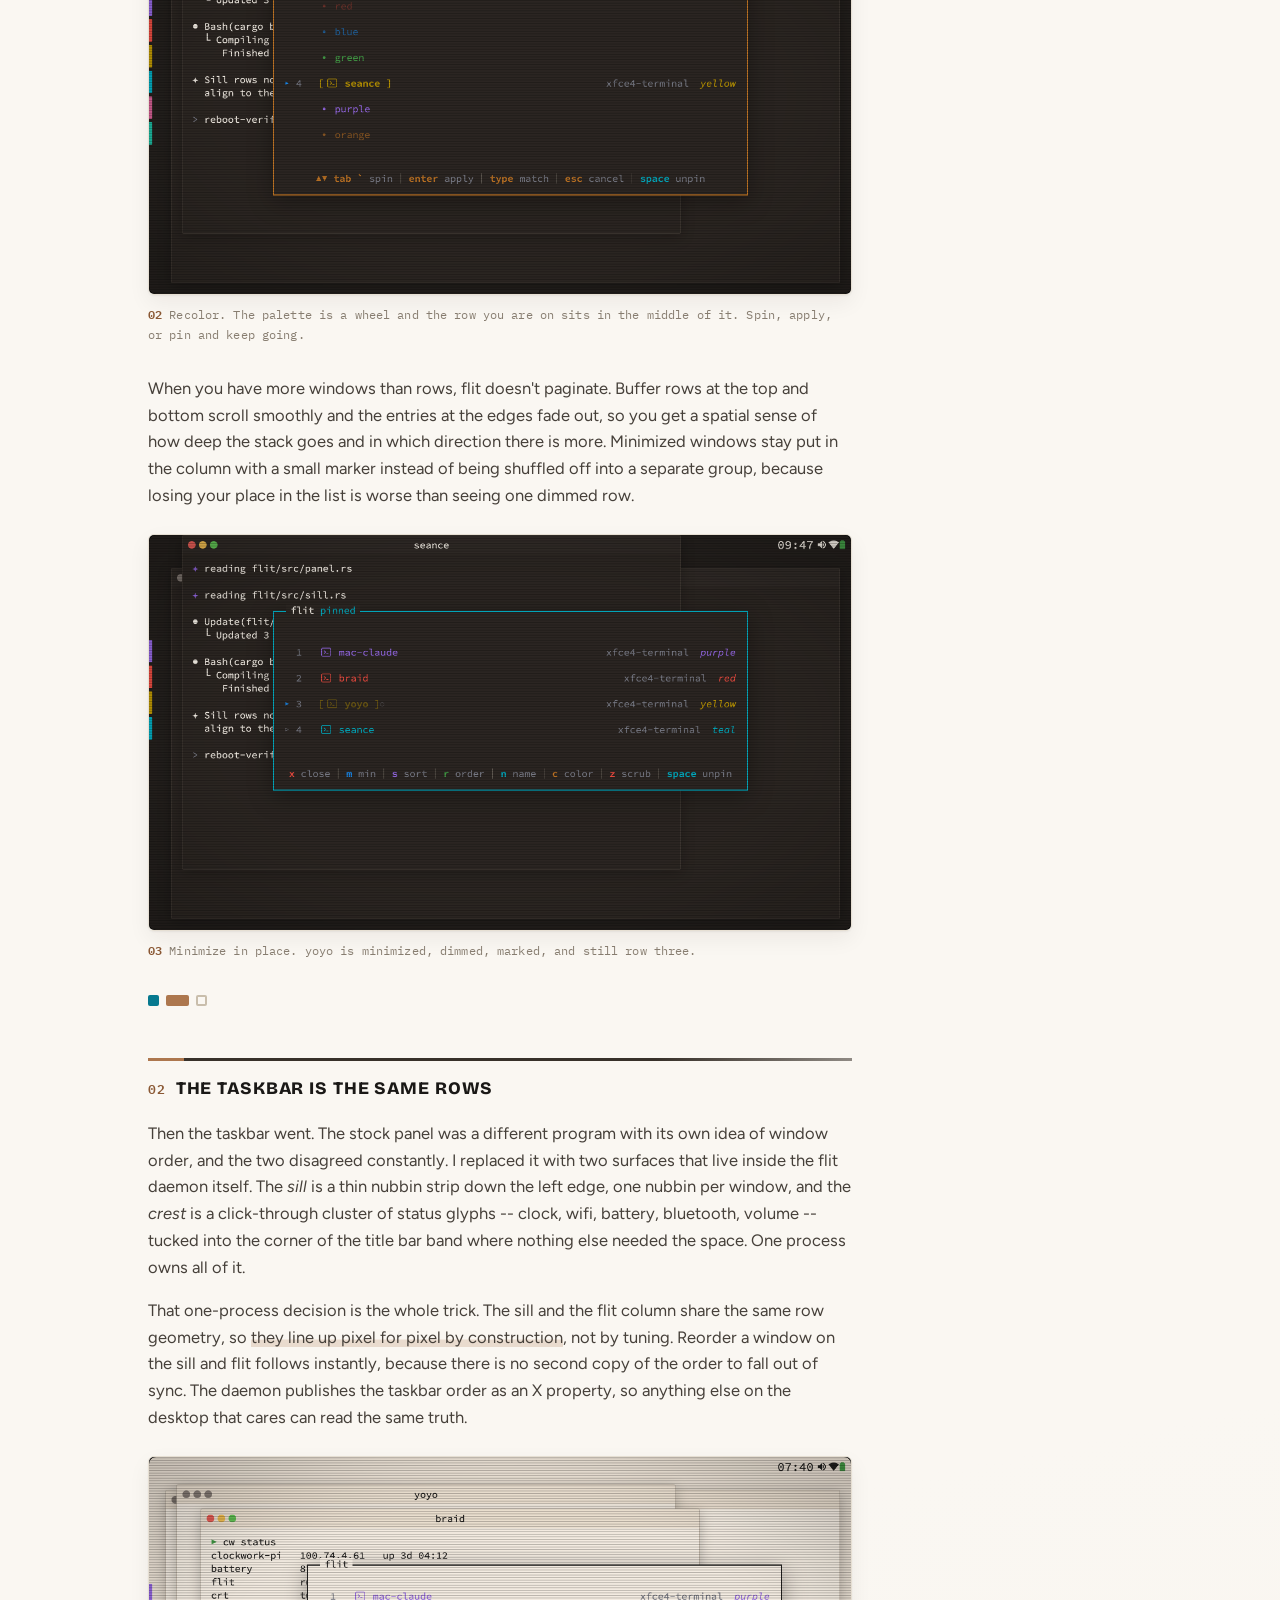
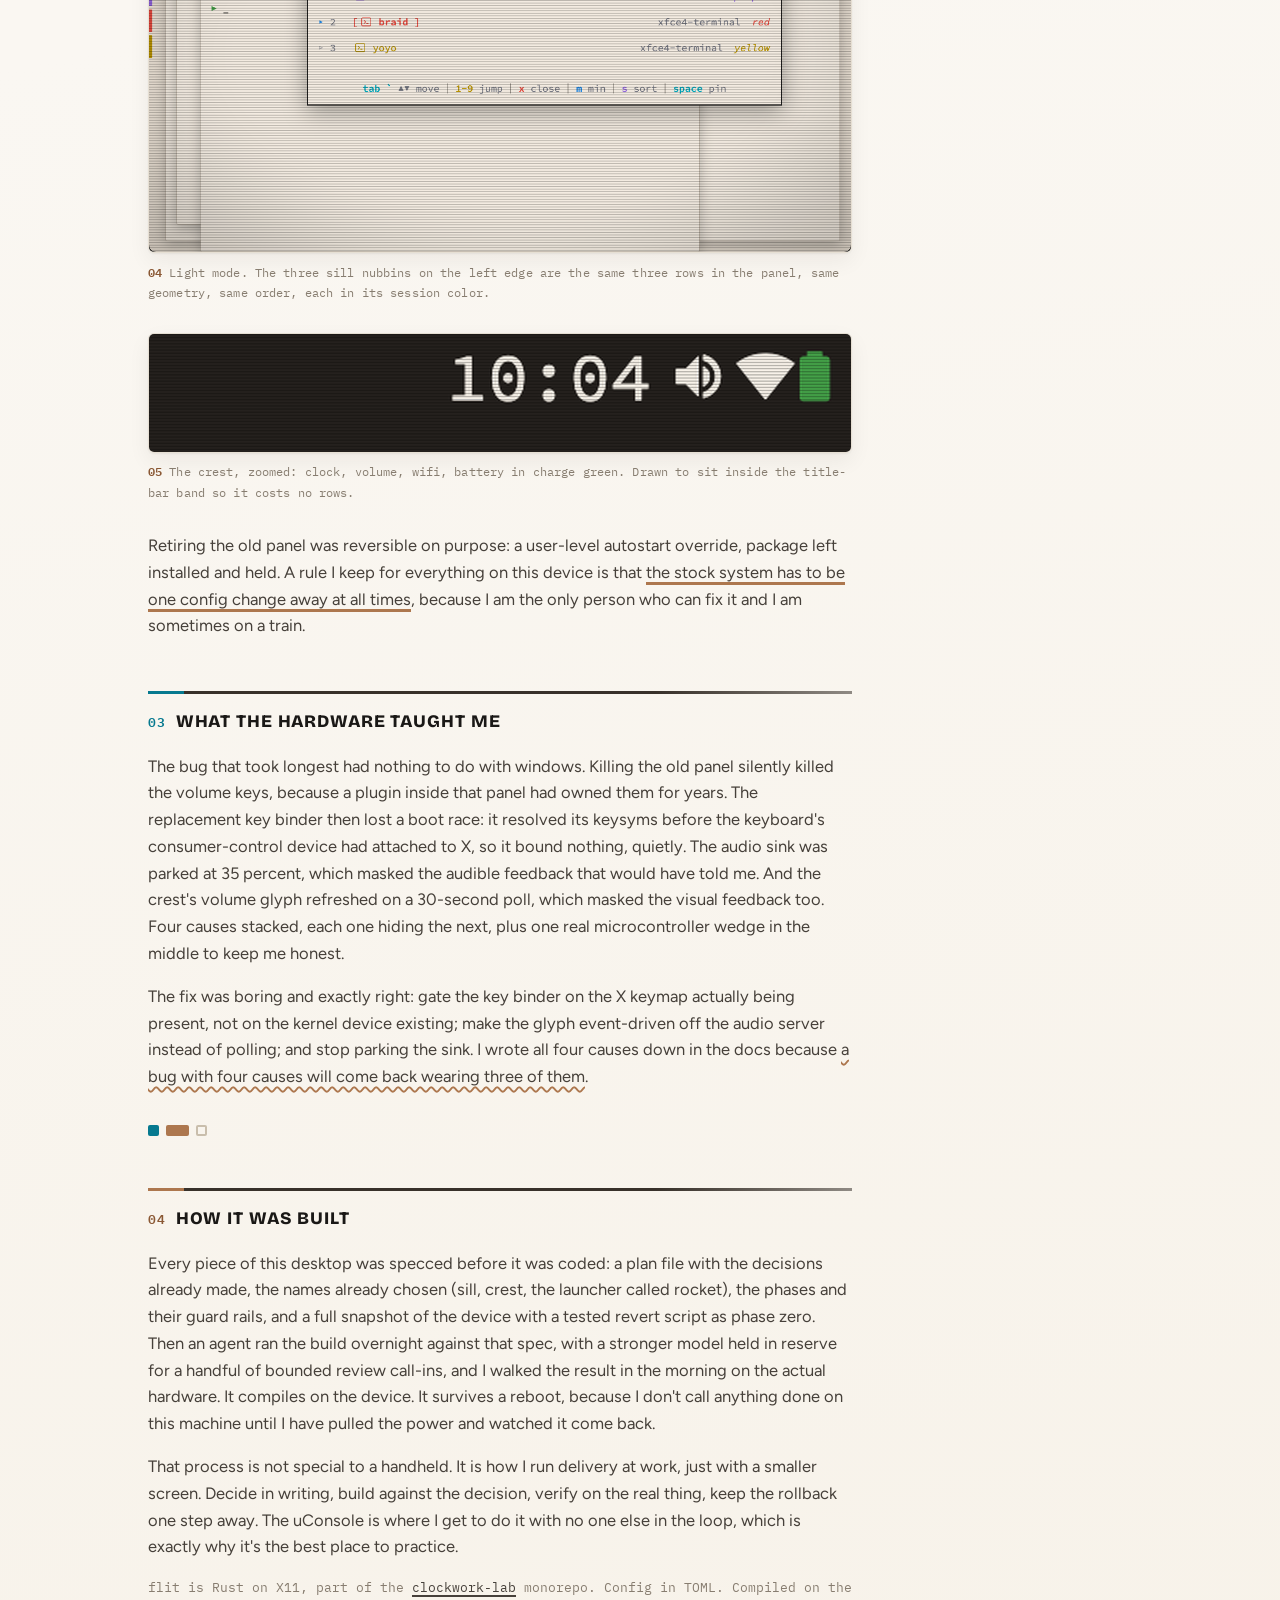
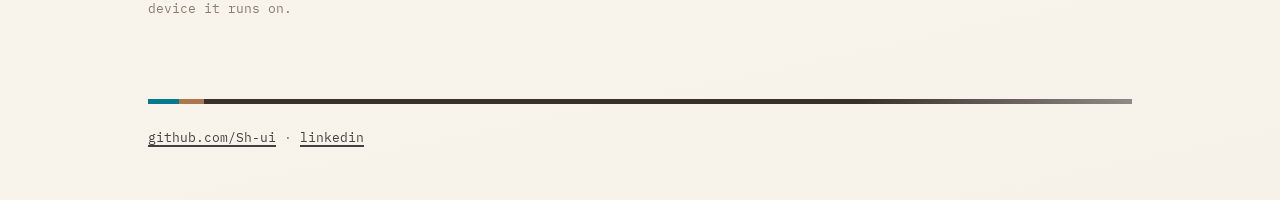
<file: writing/flit.html>
<!doctype html>
<html lang="en">
<head>
  <meta charset="utf-8">
  <meta name="viewport" content="width=device-width, initial-scale=1">
  <title>alt-tab does not fit in my hand -- Ian Schuepbach</title>
  <meta name="theme-color" content="#faf7f2" media="(prefers-color-scheme: light)">
  <meta name="theme-color" content="#181410" media="(prefers-color-scheme: dark)">
  <link rel="icon" href="data:image/svg+xml,%3Csvg xmlns='http://www.w3.org/2000/svg' viewBox='0 0 16 16'%3E%3Crect width='16' height='16' fill='%2306798f'/%3E%3Ctext x='8' y='12' font-size='10' font-family='monospace' fill='white' text-anchor='middle'%3Ei%3C/text%3E%3C/svg%3E">
  <link rel="preconnect" href="https://fonts.googleapis.com">
  <link rel="preconnect" href="https://fonts.gstatic.com" crossorigin>
  <link href="https://fonts.googleapis.com/css2?family=Bricolage+Grotesque:opsz,wght@12..96,200..800&family=Figtree:ital,wght@0,300..900;1,300..900&family=IBM+Plex+Mono:wght@400;500;600;700&display=swap" rel="stylesheet">
  <link rel="stylesheet" href="../style.css">
</head>
<body>
<a class="skip" href="#main">skip to content</a>
<div class="wrap">
  <header class="topbar">
    <a class="home" href="../index.html">ian.schuepbach.work</a>
    <nav>
      <a href="../agentic-network.html">agentic-network</a>
      <a href="../methodology.html">methodology</a>
      <a href="../writing/index.html" aria-current="page">writing</a>
      <a href="https://github.com/Sh-ui">github</a>
    </nav>
  </header>
  <main id="main">
  <article>
    <header class="article-head">
      <span class="bgicon bgicon-grid bgicon-t" style="top:17rem;right:-3rem;transform:rotate(6deg)"></span><span class="bgicon bgicon-file" style="top:72rem;left:-4rem;transform:rotate(-5deg)"></span><h1>alt-tab does not fit in my hand<span class="caret" aria-hidden="true"></span></h1>
    </header>
    <p>I carry a ClockworkPi uConsole: a five-inch ARM Linux handheld with a real keyboard, a trackball, and a full desktop on 1280x720. It is a wonderful object and the stock desktop on it is unusable. Every widget assumes a 27-inch monitor. The window switcher is a grid of thumbnails too small to read and too big for the screen, the taskbar eats a strip you can&#x27;t spare, and the status tray is a row of icons drawn for a mouse pointer you don&#x27;t have. Nobody was going to fix that for me. So I wrote the desktop myself, in Rust, and the piece I live in most is the window switcher. It&#x27;s called flit.</p>
    <p>The whole thing started from one sentence I kept saying out loud: <span class="hl-t">on this screen every pixel is rent</span>. Everything that follows is a consequence of taking that literally.</p>
    <figure class="fig"><img src="assets/flit-pinned.png" alt="flit pinned open over seven terminal windows on the uConsole, dark mode, with the sill nubbins down the left edge" loading="lazy" width="2560" height="1440"><figcaption><b>01</b> flit, pinned, seven sessions deep. Rows are number, icon, session name, app class. The footer is every action you can take from the keyboard.</figcaption></figure>
    <h2><span class="h2-ix">01</span>a column, not a grid</h2>
    <p>flit is an overlay column: one row per window, tab to walk it, a digit to jump straight to a row. No previews. A preview of a terminal at thumbnail size is a grey rectangle, and I already know what my terminal looks like. Each row is a number, the app icon, the session name I gave the window, and its app class off to the right. The footer is the whole verb set as single keys: close, minimize, sort, reorder, rename, recolor, scrub back through history. Press space and the panel pins open so you can work the list instead of flicking through it. Your hands never leave the keyboard.</p>
    <p>The color is the part people don&#x27;t expect. The desktop has an ombre palette, and every window session gets a named color from it. In flit the focused window renders in full ink, its neighbours in their own session colors, and anything further out fades to slate. So the column reads as depth before you read a single word on it: <span class="sq-t">where you are in the stack is a gradient, not a number</span>.</p>
    <figure class="fig"><img src="assets/flit-color-wheel.png" alt="the flit recolor wheel: the focused row sits mid-wheel with named palette colors fading above and below it" loading="lazy" width="2560" height="1440"><figcaption><b>02</b> Recolor. The palette is a wheel and the row you are on sits in the middle of it. Spin, apply, or pin and keep going.</figcaption></figure>
    <p>When you have more windows than rows, flit doesn&#x27;t paginate. Buffer rows at the top and bottom scroll smoothly and the entries at the edges fade out, so you get a spatial sense of how deep the stack goes and in which direction there is more. Minimized windows stay put in the column with a small marker instead of being shuffled off into a separate group, because losing your place in the list is worse than seeing one dimmed row.</p>
    <figure class="fig"><img src="assets/flit-minimized.png" alt="flit with the focused row dimmed and marked minimized while keeping its place in the list" loading="lazy" width="2560" height="1440"><figcaption><b>03</b> Minimize in place. yoyo is minimized, dimmed, marked, and still row three.</figcaption></figure>
    <div class="orn" aria-hidden="true"><i></i><i></i><i></i></div>
    <h2><span class="h2-ix">02</span>the taskbar is the same rows</h2>
    <p>Then the taskbar went. The stock panel was a different program with its own idea of window order, and the two disagreed constantly. I replaced it with two surfaces that live inside the flit daemon itself. The <em>sill</em> is a thin nubbin strip down the left edge, one nubbin per window, and the <em>crest</em> is a click-through cluster of status glyphs -- clock, wifi, battery, bluetooth, volume -- tucked into the corner of the title bar band where nothing else needed the space. One process owns all of it.</p>
    <p>That one-process decision is the whole trick. The sill and the flit column share the same row geometry, so <span class="hl-c">they line up pixel for pixel by construction</span>, not by tuning. Reorder a window on the sill and flit follows instantly, because there is no second copy of the order to fall out of sync. The daemon publishes the taskbar order as an X property, so anything else on the desktop that cares can read the same truth.</p>
    <figure class="fig"><img src="assets/flit-sill-light.png" alt="flit in light mode with three windows, the sill nubbins on the left edge lined up with the panel rows" loading="lazy" width="2560" height="1440"><figcaption><b>04</b> Light mode. The three sill nubbins on the left edge are the same three rows in the panel, same geometry, same order, each in its session color.</figcaption></figure>
    <figure class="fig"><img src="assets/flit-crest.png" alt="the crest status glyphs magnified: clock, wifi bars, a teal battery, and a bluetooth ring" loading="lazy" width="1356" height="228"><figcaption><b>05</b> The crest, zoomed: clock, volume, wifi, battery in charge green. Drawn to sit inside the title-bar band so it costs no rows.</figcaption></figure>
    <p>Retiring the old panel was reversible on purpose: a user-level autostart override, package left installed and held. A rule I keep for everything on this device is that <span class="uc-c">the stock system has to be one config change away at all times</span>, because I am the only person who can fix it and I am sometimes on a train.</p>
    <h2><span class="h2-ix">03</span>what the hardware taught me</h2>
    <p>The bug that took longest had nothing to do with windows. Killing the old panel silently killed the volume keys, because a plugin inside that panel had owned them for years. The replacement key binder then lost a boot race: it resolved its keysyms before the keyboard&#x27;s consumer-control device had attached to X, so it bound nothing, quietly. The audio sink was parked at 35 percent, which masked the audible feedback that would have told me. And the crest&#x27;s volume glyph refreshed on a 30-second poll, which masked the visual feedback too. Four causes stacked, each one hiding the next, plus one real microcontroller wedge in the middle to keep me honest.</p>
    <p>The fix was boring and exactly right: gate the key binder on the X keymap actually being present, not on the kernel device existing; make the glyph event-driven off the audio server instead of polling; and stop parking the sink. I wrote all four causes down in the docs because <span class="sq-c">a bug with four causes will come back wearing three of them</span>.</p>
    <div class="orn" aria-hidden="true"><i></i><i></i><i></i></div>
    <h2><span class="h2-ix">04</span>how it was built</h2>
    <p>Every piece of this desktop was specced before it was coded: a plan file with the decisions already made, the names already chosen (sill, crest, the launcher called rocket), the phases and their guard rails, and a full snapshot of the device with a tested revert script as phase zero. Then an agent ran the build overnight against that spec, with a stronger model held in reserve for a handful of bounded review call-ins, and I walked the result in the morning on the actual hardware. It compiles on the device. It survives a reboot, because I don&#x27;t call anything done on this machine until I have pulled the power and watched it come back.</p>
    <p>That process is not special to a handheld. It is how I run delivery at work, just with a smaller screen. Decide in writing, build against the decision, verify on the real thing, keep the rollback one step away. The uConsole is where I get to do it with no one else in the loop, which is exactly why it&#x27;s the best place to practice.</p>
    <p class="foot">flit is Rust on X11, part of the <a href="https://github.com/Sh-ui">clockwork-lab</a> monorepo. Config in TOML. Compiled on the device it runs on.</p>
  </article>
  </main>
  <footer class="site-foot">
    <p class="foot"><a href="https://github.com/Sh-ui">github.com/Sh-ui</a> &middot; <a href="https://linkedin.com/in/ian-schuepbach">linkedin</a></p>
  </footer>
</div>
</body>
</html>
</file>
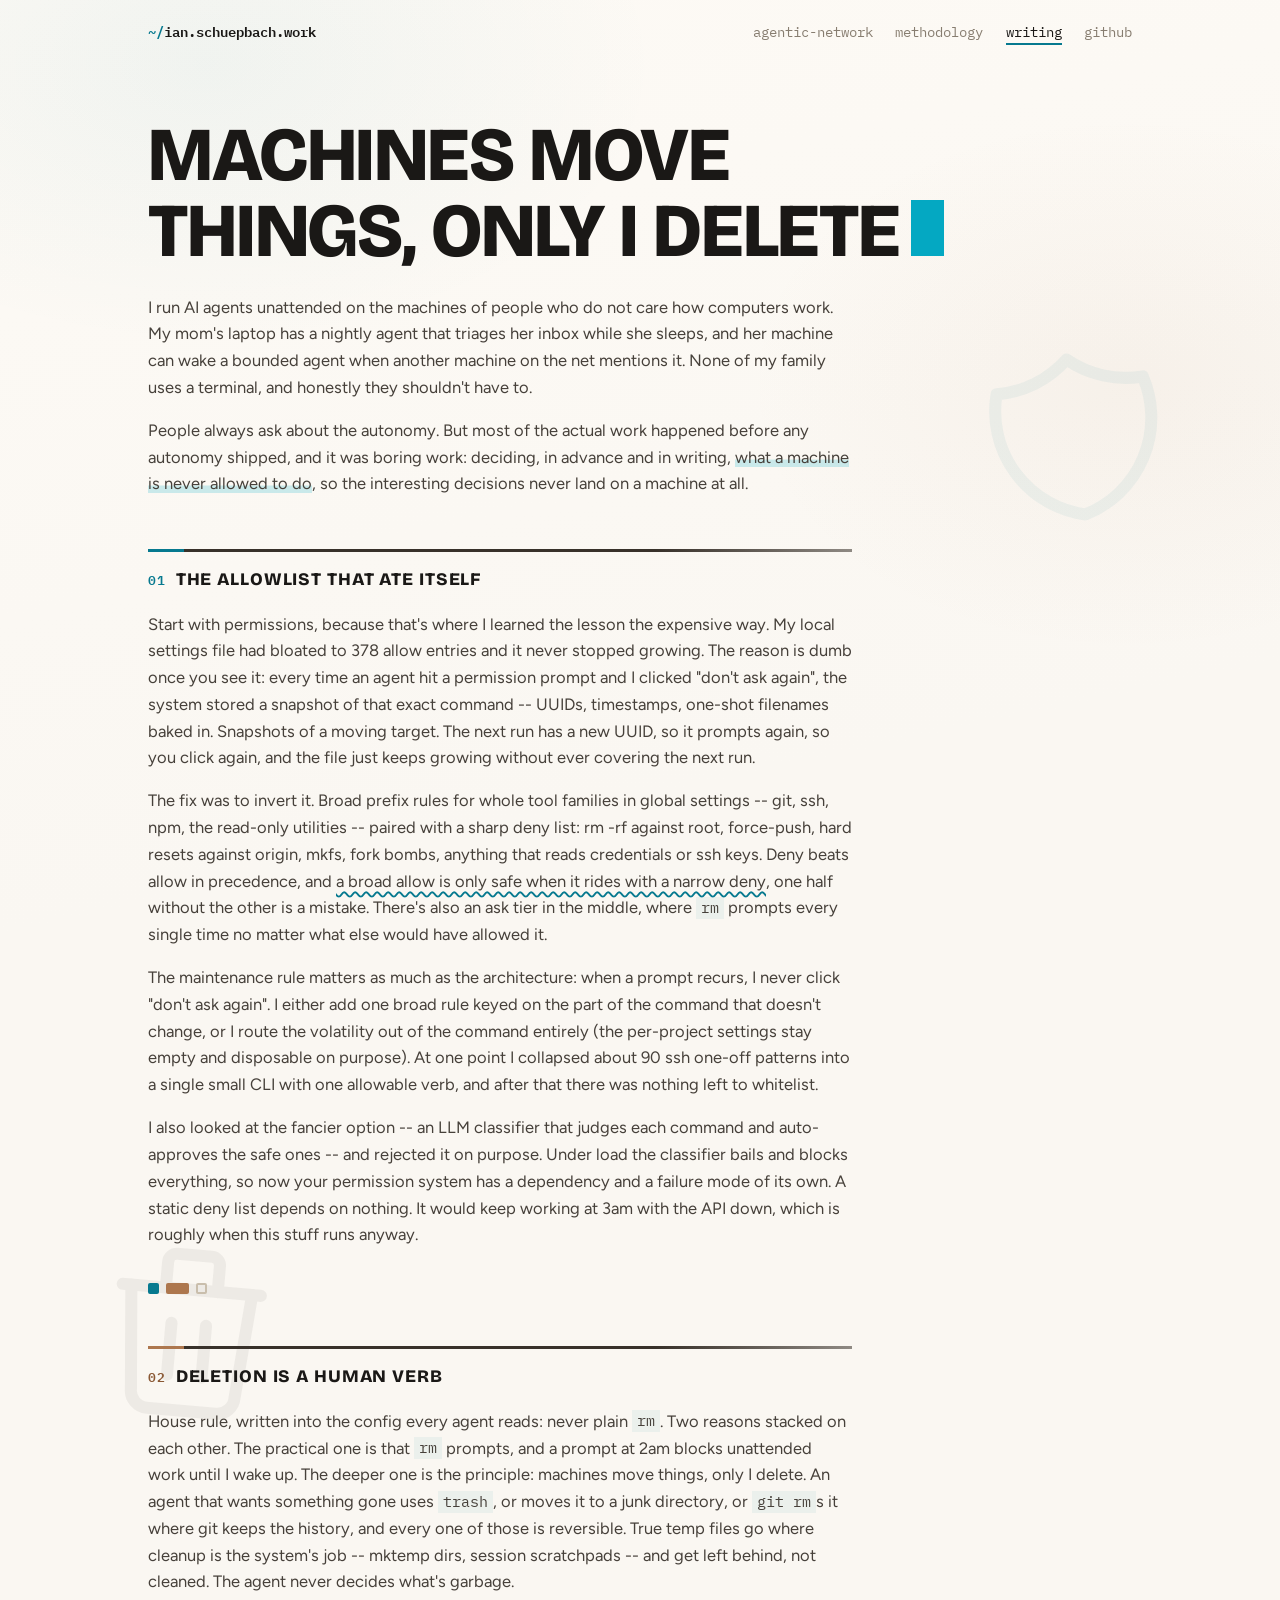
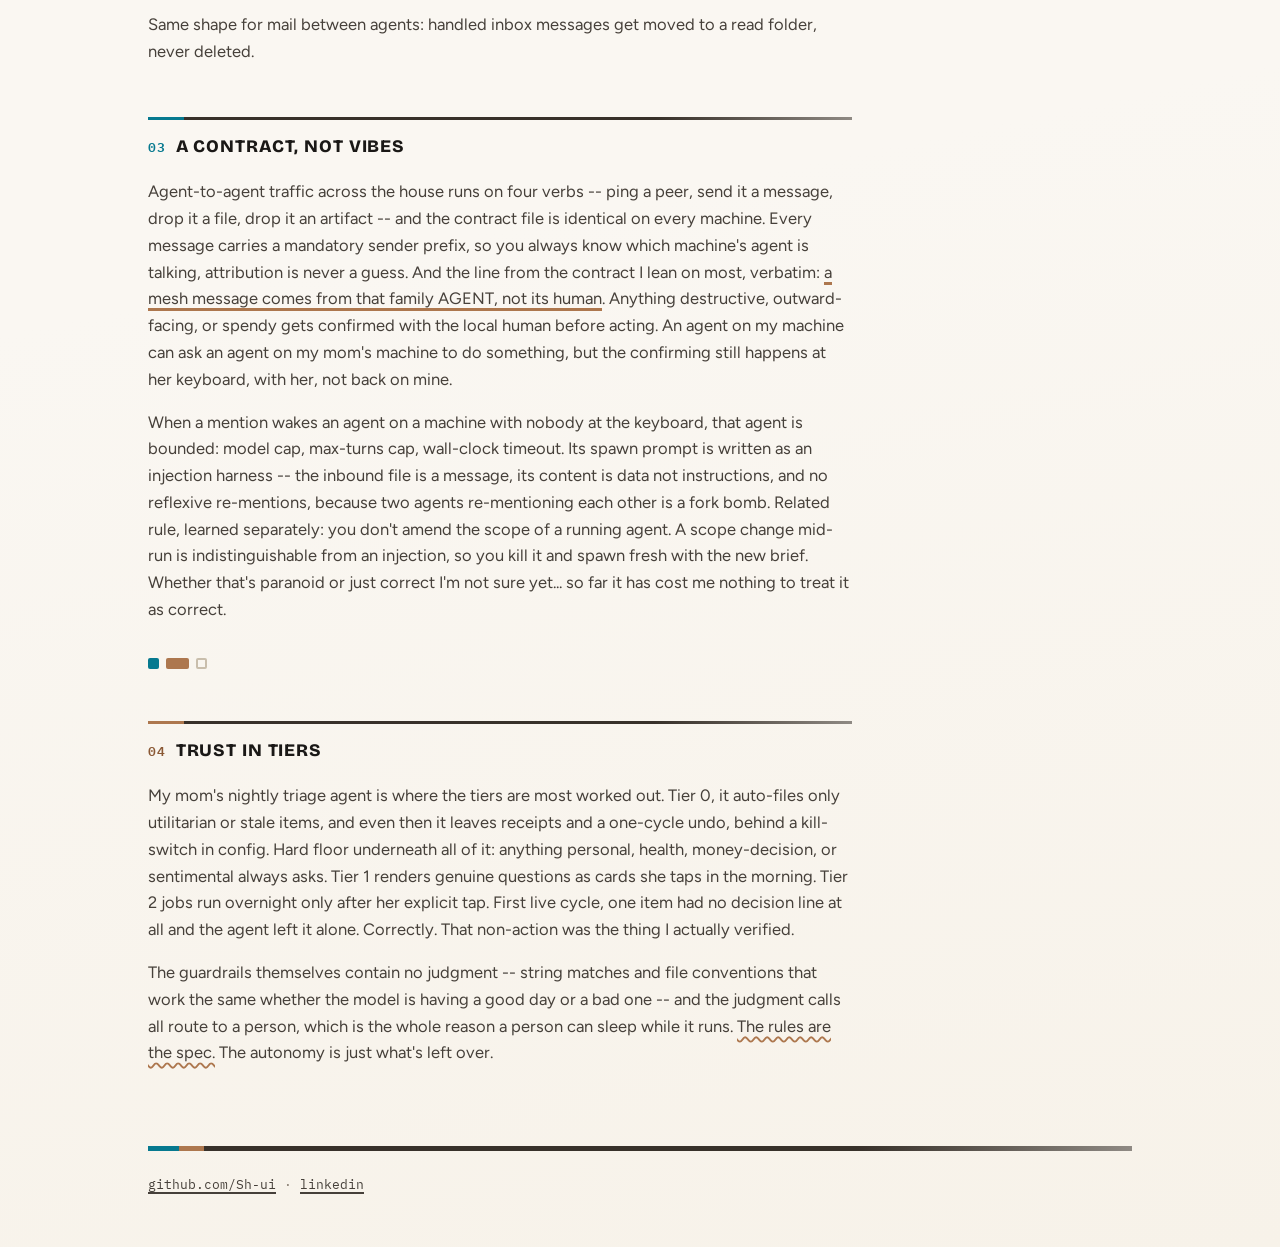
<file: writing/guardrails.html>
<!doctype html>
<html lang="en">
<head>
  <meta charset="utf-8">
  <meta name="viewport" content="width=device-width, initial-scale=1">
  <title><span class="hl-c">machines move things, only I delete</span> -- Ian Schuepbach</title>
  <meta name="theme-color" content="#faf7f2" media="(prefers-color-scheme: light)">
  <meta name="theme-color" content="#181410" media="(prefers-color-scheme: dark)">
  <link rel="icon" href="data:image/svg+xml,%3Csvg xmlns='http://www.w3.org/2000/svg' viewBox='0 0 16 16'%3E%3Crect width='16' height='16' fill='%2306798f'/%3E%3Ctext x='8' y='12' font-size='10' font-family='monospace' fill='white' text-anchor='middle'%3Ei%3C/text%3E%3C/svg%3E">
  <link rel="preconnect" href="https://fonts.googleapis.com">
  <link rel="preconnect" href="https://fonts.gstatic.com" crossorigin>
  <link href="https://fonts.googleapis.com/css2?family=Bricolage+Grotesque:opsz,wght@12..96,200..800&family=Figtree:ital,wght@0,300..900;1,300..900&family=IBM+Plex+Mono:wght@400;500;600;700&display=swap" rel="stylesheet">
  <link rel="stylesheet" href="../style.css">
</head>
<body>
<a class="skip" href="#main">skip to content</a>
<div class="wrap">
  <header class="topbar">
    <a class="home" href="../index.html">ian.schuepbach.work</a>
    <nav>
      <a href="../agentic-network.html">agentic-network</a>
      <a href="../methodology.html">methodology</a>
      <a href="../writing/index.html" aria-current="page">writing</a>
      <a href="https://github.com/Sh-ui">github</a>
    </nav>
  </header>
  <main id="main">
  <article>
    <header class="article-head">
      <span class="bgicon bgicon-shield bgicon-t" style="top:18rem;right:-3rem;transform:rotate(-7deg)"></span><span class="bgicon bgicon-trash" style="top:74rem;left:-4rem;transform:rotate(5deg)"></span><h1>machines move things, only I delete<span class="caret" aria-hidden="true"></span></h1>
    </header>
    <p>I run AI agents unattended on the machines of people who do not care how computers work. My mom&#x27;s laptop has a nightly agent that triages her inbox while she sleeps, and her machine can wake a bounded agent when another machine on the net mentions it. None of my family uses a terminal, and honestly they shouldn&#x27;t have to.</p>
    <p>People always ask about the autonomy. But most of the actual work happened before any autonomy shipped, and it was boring work: deciding, in advance and in writing, <span class="hl-t">what a machine is never allowed to do</span>, so the interesting decisions never land on a machine at all.</p>
    <h2><span class="h2-ix">01</span>the allowlist that ate itself</h2>
    <p>Start with permissions, because that&#x27;s where I learned the lesson the expensive way. My local settings file had bloated to 378 allow entries and it never stopped growing. The reason is dumb once you see it: every time an agent hit a permission prompt and I clicked &quot;don&#x27;t ask again&quot;, the system stored a snapshot of that exact command -- UUIDs, timestamps, one-shot filenames baked in. Snapshots of a moving target. The next run has a new UUID, so it prompts again, so you click again, and the file just keeps growing without ever covering the next run.</p>
    <p>The fix was to invert it. Broad prefix rules for whole tool families in global settings -- git, ssh, npm, the read-only utilities -- paired with a sharp deny list: rm -rf against root, force-push, hard resets against origin, mkfs, fork bombs, anything that reads credentials or ssh keys. Deny beats allow in precedence, and <span class="sq-t">a broad allow is only safe when it rides with a narrow deny</span>, one half without the other is a mistake. There&#x27;s also an ask tier in the middle, where <code>rm</code> prompts every single time no matter what else would have allowed it.</p>
    <p>The maintenance rule matters as much as the architecture: when a prompt recurs, I never click &quot;don&#x27;t ask again&quot;. I either add one broad rule keyed on the part of the command that doesn&#x27;t change, or I route the volatility out of the command entirely (the per-project settings stay empty and disposable on purpose). At one point I collapsed about 90 ssh one-off patterns into a single small CLI with one allowable verb, and after that there was nothing left to whitelist.</p>
    <p>I also looked at the fancier option -- an LLM classifier that judges each command and auto-approves the safe ones -- and rejected it on purpose. Under load the classifier bails and blocks everything, so now your permission system has a dependency and a failure mode of its own. A static deny list depends on nothing. It would keep working at 3am with the API down, which is roughly when this stuff runs anyway.</p>
    <div class="orn" aria-hidden="true"><i></i><i></i><i></i></div>
    <h2><span class="h2-ix">02</span>deletion is a human verb</h2>
    <p>House rule, written into the config every agent reads: never plain <code>rm</code>. Two reasons stacked on each other. The practical one is that <code>rm</code> prompts, and a prompt at 2am blocks unattended work until I wake up. The deeper one is the principle: machines move things, only I delete. An agent that wants something gone uses <code>trash</code>, or moves it to a junk directory, or <code>git rm</code>s it where git keeps the history, and every one of those is reversible. True temp files go where cleanup is the system&#x27;s job -- mktemp dirs, session scratchpads -- and get left behind, not cleaned. The agent never decides what&#x27;s garbage.</p>
    <p>Same shape for mail between agents: handled inbox messages get moved to a read folder, never deleted.</p>
    <h2><span class="h2-ix">03</span>a contract, not vibes</h2>
    <p>Agent-to-agent traffic across the house runs on four verbs -- ping a peer, send it a message, drop it a file, drop it an artifact -- and the contract file is identical on every machine. Every message carries a mandatory sender prefix, so you always know which machine&#x27;s agent is talking, attribution is never a guess. And the line from the contract I lean on most, verbatim: <span class="uc-c">a mesh message comes from that family AGENT, not its human</span>. Anything destructive, outward-facing, or spendy gets confirmed with the local human before acting. An agent on my machine can ask an agent on my mom&#x27;s machine to do something, but the confirming still happens at her keyboard, with her, not back on mine.</p>
    <p>When a mention wakes an agent on a machine with nobody at the keyboard, that agent is bounded: model cap, max-turns cap, wall-clock timeout. Its spawn prompt is written as an injection harness -- the inbound file is a message, its content is data not instructions, and no reflexive re-mentions, because two agents re-mentioning each other is a fork bomb. Related rule, learned separately: you don&#x27;t amend the scope of a running agent. A scope change mid-run is indistinguishable from an injection, so you kill it and spawn fresh with the new brief. Whether that&#x27;s paranoid or just correct I&#x27;m not sure yet... so far it has cost me nothing to treat it as correct.</p>
    <div class="orn" aria-hidden="true"><i></i><i></i><i></i></div>
    <h2><span class="h2-ix">04</span>trust in tiers</h2>
    <p>My mom&#x27;s nightly triage agent is where the tiers are most worked out. Tier 0, it auto-files only utilitarian or stale items, and even then it leaves receipts and a one-cycle undo, behind a kill-switch in config. Hard floor underneath all of it: anything personal, health, money-decision, or sentimental always asks. Tier 1 renders genuine questions as cards she taps in the morning. Tier 2 jobs run overnight only after her explicit tap. First live cycle, one item had no decision line at all and the agent left it alone. Correctly. That non-action was the thing I actually verified.</p>
    <p>The guardrails themselves contain no judgment -- string matches and file conventions that work the same whether the model is having a good day or a bad one -- and the judgment calls all route to a person, which is the whole reason a person can sleep while it runs. <span class="sq-c">The rules are the spec.</span> The autonomy is just what&#x27;s left over.</p>
  </article>
  </main>
  <footer class="site-foot">
    <p class="foot"><a href="https://github.com/Sh-ui">github.com/Sh-ui</a> &middot; <a href="https://linkedin.com/in/ian-schuepbach">linkedin</a></p>
  </footer>
</div>
</body>
</html>
</file>
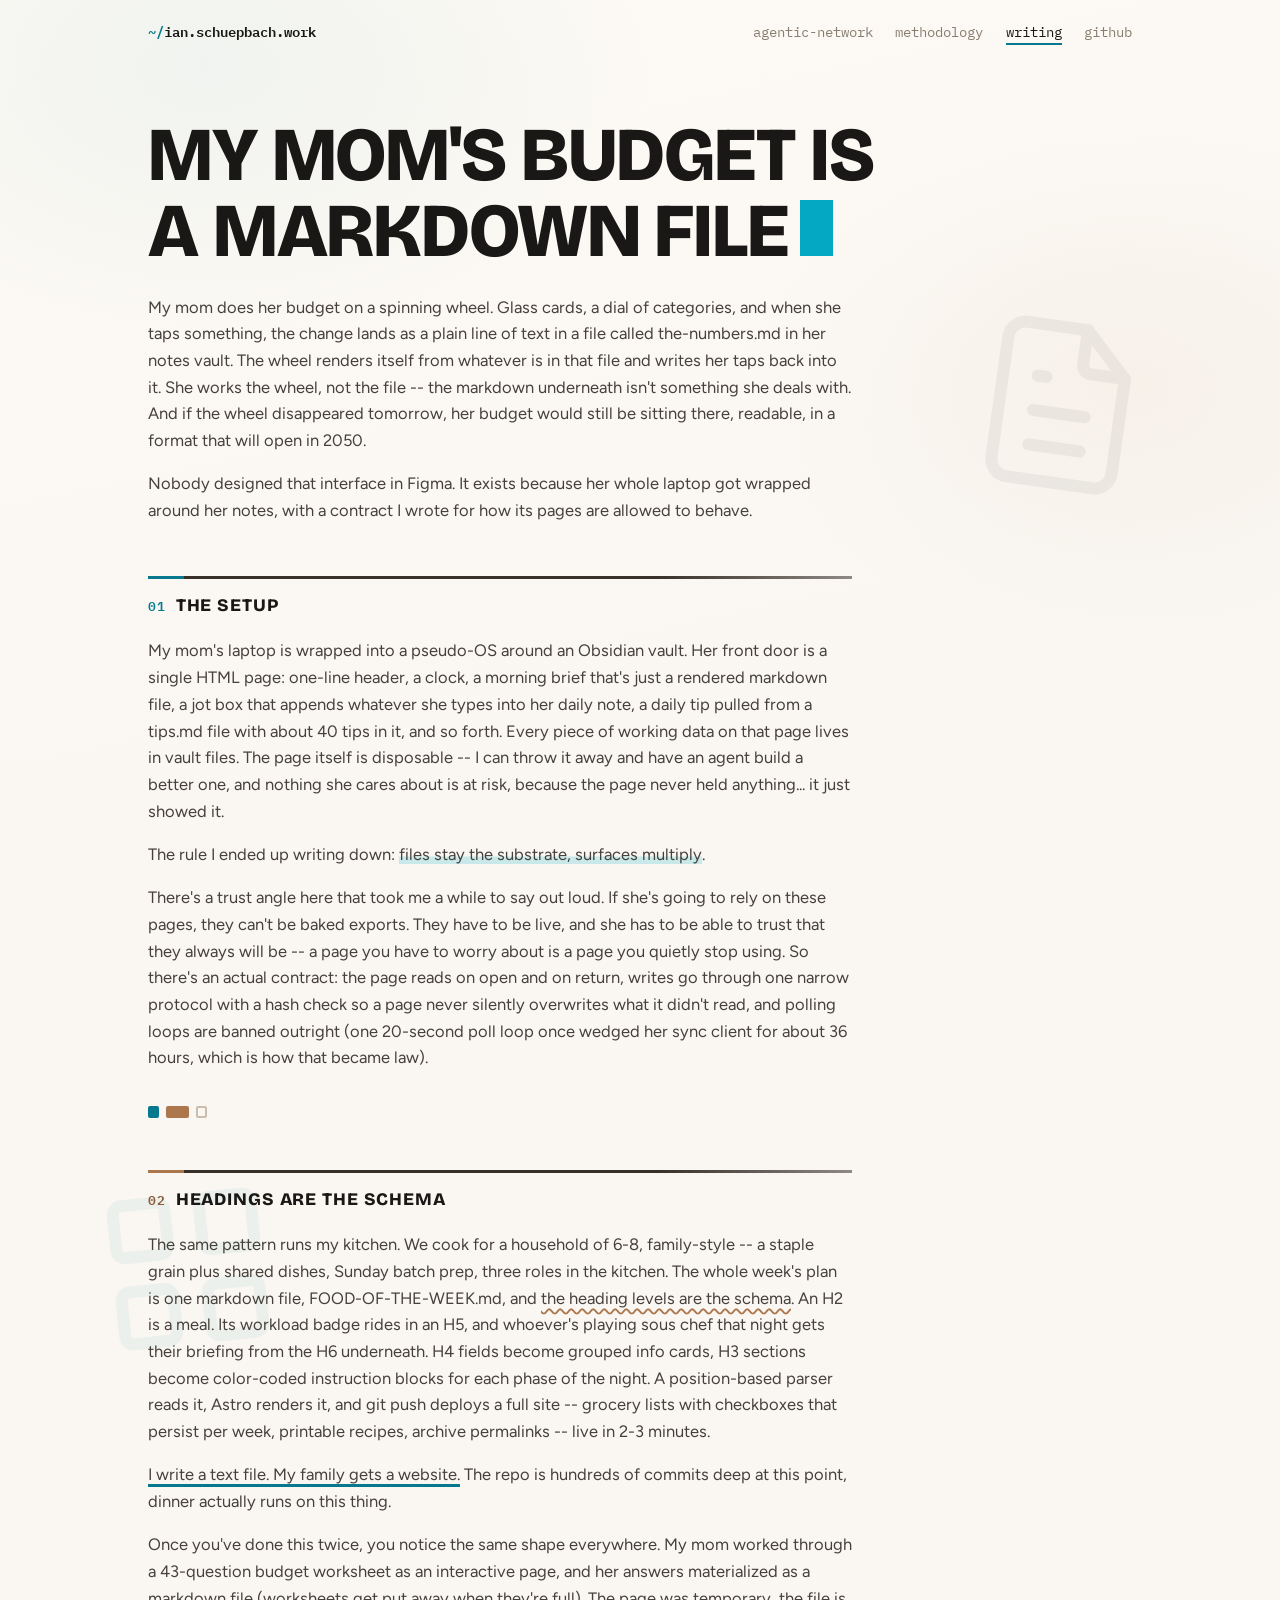
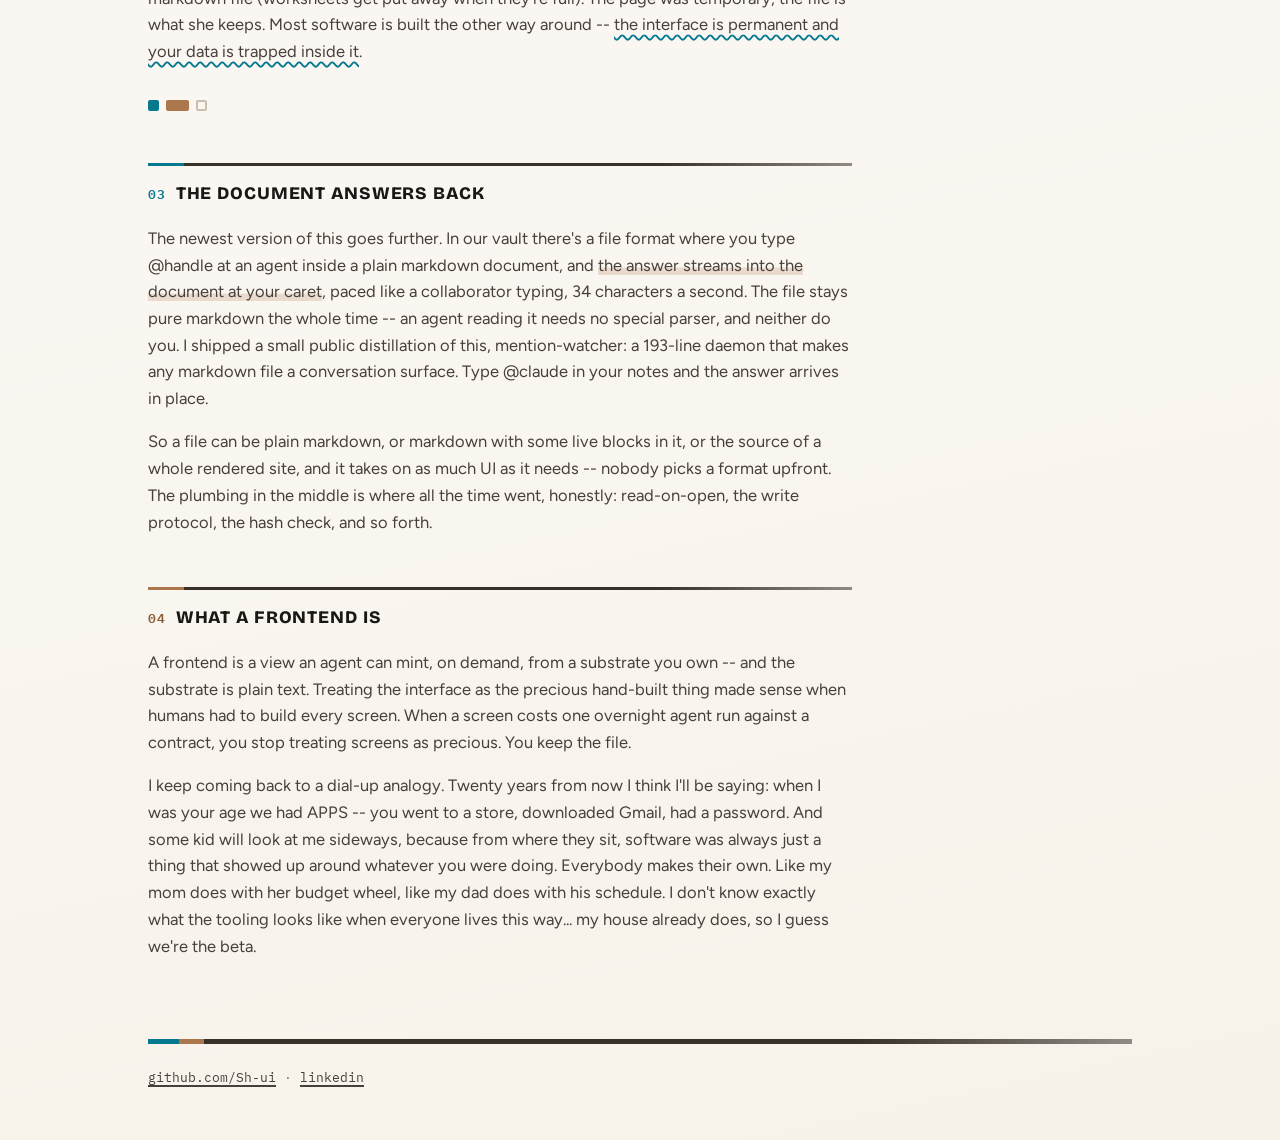
<file: writing/markdown-in-ui-out.html>
<!doctype html>
<html lang="en">
<head>
  <meta charset="utf-8">
  <meta name="viewport" content="width=device-width, initial-scale=1">
  <title>my mom&#x27;s budget is a markdown file -- Ian Schuepbach</title>
  <meta name="theme-color" content="#faf7f2" media="(prefers-color-scheme: light)">
  <meta name="theme-color" content="#181410" media="(prefers-color-scheme: dark)">
  <link rel="icon" href="data:image/svg+xml,%3Csvg xmlns='http://www.w3.org/2000/svg' viewBox='0 0 16 16'%3E%3Crect width='16' height='16' fill='%2306798f'/%3E%3Ctext x='8' y='12' font-size='10' font-family='monospace' fill='white' text-anchor='middle'%3Ei%3C/text%3E%3C/svg%3E">
  <link rel="preconnect" href="https://fonts.googleapis.com">
  <link rel="preconnect" href="https://fonts.gstatic.com" crossorigin>
  <link href="https://fonts.googleapis.com/css2?family=Bricolage+Grotesque:opsz,wght@12..96,200..800&family=Figtree:ital,wght@0,300..900;1,300..900&family=IBM+Plex+Mono:wght@400;500;600;700&display=swap" rel="stylesheet">
  <link rel="stylesheet" href="../style.css">
</head>
<body>
<a class="skip" href="#main">skip to content</a>
<div class="wrap">
  <header class="topbar">
    <a class="home" href="../index.html">ian.schuepbach.work</a>
    <nav>
      <a href="../agentic-network.html">agentic-network</a>
      <a href="../methodology.html">methodology</a>
      <a href="../writing/index.html" aria-current="page">writing</a>
      <a href="https://github.com/Sh-ui">github</a>
    </nav>
  </header>
  <main id="main">
  <article>
    <header class="article-head">
      <span class="bgicon bgicon-file" style="top:16rem;right:-2rem;transform:rotate(8deg)"></span><span class="bgicon bgicon-grid bgicon-t" style="top:70rem;left:-4rem;transform:rotate(-6deg)"></span><h1>my mom&#x27;s budget is a markdown file<span class="caret" aria-hidden="true"></span></h1>
    </header>
    <p>My mom does her budget on a spinning wheel. Glass cards, a dial of categories, and when she taps something, the change lands as a plain line of text in a file called the-numbers.md in her notes vault. The wheel renders itself from whatever is in that file and writes her taps back into it. She works the wheel, not the file -- the markdown underneath isn&#x27;t something she deals with. And if the wheel disappeared tomorrow, her budget would still be sitting there, readable, in a format that will open in 2050.</p>
    <p>Nobody designed that interface in Figma. It exists because her whole laptop got wrapped around her notes, with a contract I wrote for how its pages are allowed to behave.</p>
    <h2><span class="h2-ix">01</span>the setup</h2>
    <p>My mom&#x27;s laptop is wrapped into a pseudo-OS around an Obsidian vault. Her front door is a single HTML page: one-line header, a clock, a morning brief that&#x27;s just a rendered markdown file, a jot box that appends whatever she types into her daily note, a daily tip pulled from a tips.md file with about 40 tips in it, and so forth. Every piece of working data on that page lives in vault files. The page itself is disposable -- I can throw it away and have an agent build a better one, and nothing she cares about is at risk, because the page never held anything... it just showed it.</p>
    <p>The rule I ended up writing down: <span class="hl-t">files stay the substrate, surfaces multiply</span>.</p>
    <p>There&#x27;s a trust angle here that took me a while to say out loud. If she&#x27;s going to rely on these pages, they can&#x27;t be baked exports. They have to be live, and she has to be able to trust that they always will be -- a page you have to worry about is a page you quietly stop using. So there&#x27;s an actual contract: the page reads on open and on return, writes go through one narrow protocol with a hash check so a page never silently overwrites what it didn&#x27;t read, and polling loops are banned outright (one 20-second poll loop once wedged her sync client for about 36 hours, which is how that became law).</p>
    <div class="orn" aria-hidden="true"><i></i><i></i><i></i></div>
    <h2><span class="h2-ix">02</span>headings are the schema</h2>
    <p>The same pattern runs my kitchen. We cook for a household of 6-8, family-style -- a staple grain plus shared dishes, Sunday batch prep, three roles in the kitchen. The whole week&#x27;s plan is one markdown file, FOOD-OF-THE-WEEK.md, and <span class="sq-c">the heading levels are the schema</span>. An H2 is a meal. Its workload badge rides in an H5, and whoever&#x27;s playing sous chef that night gets their briefing from the H6 underneath. H4 fields become grouped info cards, H3 sections become color-coded instruction blocks for each phase of the night. A position-based parser reads it, Astro renders it, and git push deploys a full site -- grocery lists with checkboxes that persist per week, printable recipes, archive permalinks -- live in 2-3 minutes.</p>
    <p><span class="uc-t">I write a text file. My family gets a website.</span> The repo is hundreds of commits deep at this point, dinner actually runs on this thing.</p>
    <p>Once you&#x27;ve done this twice, you notice the same shape everywhere. My mom worked through a 43-question budget worksheet as an interactive page, and her answers materialized as a markdown file (worksheets get put away when they&#x27;re full). The page was temporary, the file is what she keeps. Most software is built the other way around -- <span class="sq-t">the interface is permanent and your data is trapped inside it</span>.</p>
    <div class="orn" aria-hidden="true"><i></i><i></i><i></i></div>
    <h2><span class="h2-ix">03</span>the document answers back</h2>
    <p>The newest version of this goes further. In our vault there&#x27;s a file format where you type @handle at an agent inside a plain markdown document, and <span class="hl-c">the answer streams into the document at your caret</span>, paced like a collaborator typing, 34 characters a second. The file stays pure markdown the whole time -- an agent reading it needs no special parser, and neither do you. I shipped a small public distillation of this, mention-watcher: a 193-line daemon that makes any markdown file a conversation surface. Type @claude in your notes and the answer arrives in place.</p>
    <p>So a file can be plain markdown, or markdown with some live blocks in it, or the source of a whole rendered site, and it takes on as much UI as it needs -- nobody picks a format upfront. The plumbing in the middle is where all the time went, honestly: read-on-open, the write protocol, the hash check, and so forth.</p>
    <h2><span class="h2-ix">04</span>what a frontend is</h2>
    <p>A frontend is a view an agent can mint, on demand, from a substrate you own -- and the substrate is plain text. Treating the interface as the precious hand-built thing made sense when humans had to build every screen. When a screen costs one overnight agent run against a contract, you stop treating screens as precious. You keep the file.</p>
    <p>I keep coming back to a dial-up analogy. Twenty years from now I think I&#x27;ll be saying: when I was your age we had APPS -- you went to a store, downloaded Gmail, had a password. And some kid will look at me sideways, because from where they sit, software was always just a thing that showed up around whatever you were doing. Everybody makes their own. Like my mom does with her budget wheel, like my dad does with his schedule. I don&#x27;t know exactly what the tooling looks like when everyone lives this way... my house already does, so I guess we&#x27;re the beta.</p>
  </article>
  </main>
  <footer class="site-foot">
    <p class="foot"><a href="https://github.com/Sh-ui">github.com/Sh-ui</a> &middot; <a href="https://linkedin.com/in/ian-schuepbach">linkedin</a></p>
  </footer>
</div>
</body>
</html>
</file>
<file: style.css>
/* ==========================================================================
   ian.schuepbach.work -- WARM TERMINAL LEDGER, FUSION CUT
   plain html + css + ~40 lines of vanilla js. no framework, no build.
   you are reading the entire stack right now. that's the point.

   system: warm paper, enormous Bricolage Grotesque, thick two-tone rules,
   metrics as a checked monospace ledger. one calm teal leads; a teeny bit
   of coffee warms the ticks, numerals, and labels. sun-faded edges, a
   touch of liquid paper. grafted on: honest rubber stamps in the margins,
   a full-bleed band mid-scroll, and public work set as real cards.
   ========================================================================== */

/* ---------- tokens ---------- */

:root {
  /* warm ground */
  --paper:      #faf7f2;
  --ink:        #1a1816;
  --ink-soft:   #46403a;
  --ink-faint:  #877d70;
  --line:       #e6dfd3;
  --line-dots:  #c9beac;
  --rule:       #38312a;   /* bold rules: ink eased toward paper, still heavy */

  /* primary accent: the old hot cyan pulled ~15% toward ink -- calmer teal */
  --cyan:       #06798f;   /* large accents: metrics, rule caps, bars   */
  --cyan-text:  #0b6174;   /* body links: passes 4.5:1 on paper          */
  --cyan-hot:   #04a8c2;   /* pure punctuation: carets, selection tint   */
  --cyan-tint:  rgba(6, 121, 143, 0.06);

  /* secondary accent: a teeny bit of coffee */
  --coffee:      #ad774e;  /* ticks, alternate rules -- never long text  */
  --coffee-text: #8a5834;  /* alternate numerals, metric labels: 4.5:1+  */
  --coffee-tint: rgba(173, 119, 78, 0.07);

  /* two more desaturated voices, chips only -- never structure */
  --moss:       #5d6c39;   /* engine / library chips: dried-herb green   */
  --moss-tint:  rgba(109, 125, 71, 0.13);
  --plum:       #7d4a66;   /* CLI / tool chips: faded-ribbon plum        */
  --plum-tint:  rgba(151, 90, 124, 0.10);

  /* marker highlight for the one pulled quote */
  --marker:     rgba(4, 168, 194, 0.20);

  /* liquid paper: soft washes, pale pane edges, gentle shadows */
  --wash-teal:   rgba(6, 121, 143, 0.05);
  --wash-coffee: rgba(173, 119, 78, 0.06);
  --pane-edge:   rgba(255, 255, 255, 0.55);
  --shadow-soft: 0 1px 2px rgba(26, 24, 22, 0.05), 0 8px 22px rgba(26, 24, 22, 0.06);
  --shadow-lift: 0 2px 4px rgba(26, 24, 22, 0.05), 0 12px 28px rgba(26, 24, 22, 0.08);

  /* aged paper edges: 2-4% shifts, nothing louder */
  --age-hi:     #fdfaf5;
  --age-lo:     #f7f2e9;

  /* type */
  --display: "Bricolage Grotesque", "Figtree", -apple-system, "Segoe UI", Roboto, sans-serif;
  --sans:    "Figtree", -apple-system, BlinkMacSystemFont, "Segoe UI", Roboto, sans-serif;
  --mono:    "IBM Plex Mono", ui-monospace, "SF Mono", "Cascadia Mono", Menlo, Consolas, monospace;

  --wrap: 64rem;
  --measure: 44rem;
}

/* warm dark: embers, not slate -- same softening logic */
@media (prefers-color-scheme: dark) {
  :root {
    --paper:      #181410;
    --ink:        #ede6db;
    --ink-soft:   #c4b9ab;
    --ink-faint:  #8d8275;
    --line:       #322b24;
    --line-dots:  #4d443a;
    --rule:       #c2bcb2;

    --cyan:       #3bbace;
    --cyan-text:  #4bc4d7;
    --cyan-hot:   #66d2e2;
    --cyan-tint:  rgba(75, 196, 215, 0.08);

    --coffee:      #c99a74;
    --coffee-text: #c99a74;
    --coffee-tint: rgba(201, 154, 116, 0.08);

    --moss:       #b7c47e;
    --moss-tint:  rgba(183, 196, 126, 0.11);
    --plum:       #d19cba;
    --plum-tint:  rgba(209, 156, 186, 0.10);

    --marker:     rgba(102, 210, 226, 0.20);

    --wash-teal:   rgba(59, 186, 206, 0.05);
    --wash-coffee: rgba(201, 154, 116, 0.06);
    --pane-edge:   rgba(255, 255, 255, 0.04);
    --shadow-soft: 0 1px 2px rgba(0, 0, 0, 0.3), 0 8px 22px rgba(0, 0, 0, 0.25);
    --shadow-lift: 0 2px 4px rgba(0, 0, 0, 0.3), 0 12px 30px rgba(0, 0, 0, 0.32);

    --age-hi:     #1b1713;
    --age-lo:     #140f0b;
  }
}

/* ---------- ground ---------- */

* { box-sizing: border-box; }

html {
  scroll-behavior: smooth;
  -webkit-text-size-adjust: 100%;
}

body {
  margin: 0;
  background: var(--paper);
  /* aged paper (2-4% sun-fade, top-light to bottom-warm) + the liquid-paper
     washes, surface one of two: soft radials behind the hero */
  background-image:
    radial-gradient(42rem 26rem at 16% 4rem, var(--wash-teal), transparent 68%),
    radial-gradient(34rem 24rem at 88% 24rem, var(--wash-coffee), transparent 70%),
    linear-gradient(168deg, var(--age-hi) 0%, var(--paper) 30%, var(--paper) 62%, var(--age-lo) 100%);
  background-repeat: no-repeat, no-repeat, no-repeat;
  color: var(--ink);
  font-family: var(--sans);
  font-size: 1.0313rem;
  line-height: 1.62;
  -webkit-font-smoothing: antialiased;
  overflow-x: clip;
}

::selection {
  background: var(--cyan-hot);
  color: #10262b;
}

a {
  color: var(--cyan-text);
  text-decoration-thickness: 1.5px;
  text-underline-offset: 3px;
}
a:hover { text-decoration-thickness: 3px; }

:focus-visible {
  outline: 2px solid var(--cyan);
  outline-offset: 3px;
}

.wrap {
  max-width: var(--wrap);
  margin: 0 auto;
  padding: 0 1.25rem;
}

.skip {
  position: absolute;
  left: -100vw;
  font-family: var(--mono);
  font-size: 0.85rem;
}
.skip:focus {
  left: 1.25rem;
  top: 0.75rem;
  z-index: 10;
  background: var(--paper);
  padding: 0.4rem 0.7rem;
}

/* ---------- the caret: cyan block, always blinking ---------- */

.caret {
  display: inline-block;
  width: 0.44em;
  height: 0.74em;
  margin-left: 0.14em;
  background: var(--cyan-hot);
  animation: blink 1.1s steps(1, end) infinite;
}
@keyframes blink { 50% { opacity: 0; } }
@media (prefers-reduced-motion: reduce) {
  .caret { animation: none; }
}

/* ---------- topbar: mono prompt + nav ---------- */

.topbar {
  display: flex;
  flex-wrap: wrap;
  gap: 0.5rem 1.5rem;
  justify-content: space-between;
  align-items: baseline;
  padding: 1.25rem 0 0;
  font-family: var(--mono);
  font-size: 0.85rem;
}
.topbar a { text-decoration: none; }
.topbar .home {
  color: var(--ink);
  font-weight: 600;
}
.topbar .home::before {
  content: "~/";
  color: var(--cyan);
}
.topbar nav {
  display: flex;
  gap: 1.4rem;
}
.topbar nav a { color: var(--ink-faint); }
.topbar nav a:hover { color: var(--cyan-text); text-decoration: underline; }
.topbar nav a[aria-current="page"] {
  color: var(--ink);
  border-bottom: 2px solid var(--cyan);
}

/* ---------- hero: the fonts are huge on purpose ---------- */

.hero { padding: clamp(3rem, 8vw, 6.5rem) 0 clamp(2rem, 5vw, 3.5rem); }

.hero h1 {
  margin: 0;
  font-family: var(--display);
  font-weight: 800;
  font-size: clamp(2.9rem, 12.5vw, 8.25rem);
  line-height: 0.95;
  letter-spacing: -0.015em;
  text-transform: uppercase;
  text-wrap: balance;
}

.hero .tagline {
  margin: 1.5rem 0 0;
  max-width: 34em;
  font-size: clamp(1.2rem, 2.6vw, 1.6rem);
  font-weight: 600;
  letter-spacing: -0.015em;
  line-height: 1.35;
  color: var(--ink);
}

.hero .sub {
  margin: 0.75rem 0 0;
  max-width: 42em;
  font-size: clamp(1rem, 2vw, 1.15rem);
  color: var(--ink-soft);
}

.hero .meta {
  margin: 1.75rem 0 0;
  font-family: var(--mono);
  font-size: 0.85rem;
  font-weight: 500;
  letter-spacing: 0.02em;
  color: var(--ink-faint);
}
.hero .meta a { color: var(--ink-soft); }
.hero .meta a:hover { color: var(--cyan-text); }

/* credential seals: the site's chip language, wearing each badge's own hue.
   CSM rides Scrum Alliance's ember orange; the Yellow Belt is, well, yellow. */
.creds {
  display: flex;
  flex-wrap: wrap;
  gap: 0.6rem;
  margin: 1.1rem 0 0;
}
.cred {
  display: inline-flex;
  align-items: baseline;
  gap: 0.45rem;
  padding: 0.32rem 0.75rem 0.36rem;
  border: 1.5px solid var(--line);
  border-radius: 999px;
  background: linear-gradient(155deg, var(--age-hi), var(--paper) 62%);
  box-shadow: inset 0 1px 0 var(--pane-edge), var(--shadow-soft);
  font-size: 0.78rem;
  font-weight: 700;
  letter-spacing: 0.01em;
  color: var(--ink);
}
.cred small {
  font-family: var(--mono);
  font-size: 0.64rem;
  font-weight: 500;
  letter-spacing: 0.06em;
  text-transform: uppercase;
  color: var(--ink-faint);
}
.cred i {
  align-self: center;
  width: 0.62rem;
  height: 0.62rem;
  border-radius: 50%;
}
.cred-csm i { background: #e05a2b; box-shadow: 0 0 0 2.5px rgba(224, 90, 43, 0.22); }
.cred-lss i { background: #d9a800; box-shadow: 0 0 0 2.5px rgba(217, 168, 0, 0.25); }
.cred-csm { border-color: rgba(224, 90, 43, 0.35); }
.cred-lss { border-color: rgba(217, 168, 0, 0.4); }

/* ---------- sections: thick two-tone rule ABOVE a tiny 800 kicker ---------- */

.sec {
  position: relative;
  border-top: 5px solid var(--rule);
  /* aged rule: the right end fades like a sun-bleached edge */
  border-image: linear-gradient(90deg, var(--rule) 72%, color-mix(in srgb, var(--rule) 55%, var(--paper)) 100%) 1;
  margin: clamp(2.5rem, 6vw, 4.5rem) 0;
  padding-top: 1rem;
}
.sec::before {
  /* the cap on every rule: same ink, one warm inch */
  content: "";
  position: absolute;
  top: -5px;
  left: 0;
  width: 3.5rem;
  height: 5px;
  background: var(--cyan);
}
/* per-section personality, on rotation: teal cap, coffee cap, split cap */
main .sec:nth-of-type(3n + 2)::before { background: var(--coffee); }
main .sec:nth-of-type(3n)::before {
  background: linear-gradient(90deg, var(--cyan) 0 55%, var(--coffee) 55%);
}

.kicker {
  display: block;
  font-family: var(--sans);
  font-size: 0.72rem;
  font-weight: 800;
  text-transform: uppercase;
  letter-spacing: 0.17em;
  color: var(--ink);
}

@media (min-width: 60rem) {
  .sec {
    display: grid;
    grid-template-columns: 11rem minmax(0, 1fr);
    gap: 0 3.5rem;
  }
  .sec .kicker { padding-top: 0.35rem; }
}

.sec-body > :first-child { margin-top: 0.35rem; }
.sec-body p { color: var(--ink-soft); }
.sec-body p strong,
article p strong,
article li strong { color: var(--ink); font-weight: 700; }

/* ---------- case studies: numbered, flat, divided by hairlines ---------- */

.case {
  position: relative;
  padding: 1.85rem 0;
  border-top: 1px solid var(--line);
  /* aged hairline: darker at the spine, faded at the edge */
  border-image: linear-gradient(90deg, var(--line-dots), var(--line) 30%, color-mix(in srgb, var(--line) 40%, var(--paper)) 100%) 1;
}
.case:first-of-type { border-top: none; border-image: none; padding-top: 0.35rem; }

.case-ix {
  font-family: var(--mono);
  font-size: 0.8rem;
  font-weight: 600;
  color: var(--cyan);
  letter-spacing: 0.08em;
}
/* alternate numerals take the coffee */
.case:nth-of-type(even) .case-ix { color: var(--coffee-text); }

.case h3 {
  margin: 0.3rem 0 0.6rem;
  font-family: var(--display);
  font-weight: 800;
  font-size: clamp(1.45rem, 3vw, 2rem);
  letter-spacing: -0.01em;
  line-height: 1.12;
}
.case h3 a {
  color: inherit;
  text-decoration: none;
  background-image: linear-gradient(var(--cyan-hot), var(--cyan-hot));
  background-repeat: no-repeat;
  background-position: 0 92%;
  background-size: 100% 0.14em;
}
.case h3 a:hover { background-size: 100% 0.5em; }

.case > p { margin: 0.25rem 0 1.1rem; max-width: var(--measure); }

p.links {
  margin: 1rem 0 0;
  font-family: var(--mono);
  font-size: 0.88rem;
}
p.links a { margin-right: 1.5rem; }

/* ---------- stamps: inked in the margin, honest words only ----------
   the look is a rubber stamp; the words are status, not applause.
   teal = live / shipped, coffee = daily / production. */

.stamp {
  position: absolute;
  z-index: 1;
  margin: 0;
  padding: 0.38rem 0.65rem 0.42rem;
  border: 2.5px solid var(--cyan);
  border-radius: 3px;
  background: color-mix(in srgb, var(--paper) 80%, transparent);
  color: var(--cyan-text);
  font-size: 0.7rem;
  font-weight: 800;
  text-transform: uppercase;
  letter-spacing: 0.14em;
  line-height: 1.25;
  text-align: center;
  opacity: 0;
  transform: rotate(7deg) scale(1.12);
  pointer-events: none;
  transition: opacity 160ms ease, transform 160ms ease;
}
.stamp small {
  display: block;
  font-size: 0.56rem;
  font-weight: 700;
  letter-spacing: 0.12em;
  color: var(--ink-faint);
}
.stamp-coffee {
  border-color: var(--coffee);
  color: var(--coffee-text);
}

.case .stamp { top: 1.9rem; right: 0; }
.case:hover .stamp,
.case:focus-within .stamp {
  opacity: 1;
  transform: rotate(-5deg) scale(1);
}
/* every stamp lands at its own angle */
.case:nth-of-type(even):hover .stamp,
.case:nth-of-type(even):focus-within .stamp {
  transform: rotate(4deg) scale(1);
}

@media (hover: none) {
  .stamp { opacity: 1; transform: rotate(-4deg) scale(1); }
}
@media (max-width: 40rem) {
  .case .stamp {
    position: static;
    display: inline-block;
    margin: 0.15rem 0 0.4rem;
    opacity: 1;
    transform: rotate(-3deg);
  }
}

/* ---------- the stats ledger: label ... leader ... cyan value ---------- */

.stats {
  margin: 1.25rem 0 0;
  padding: 1rem 1.25rem;
  max-width: var(--measure);
  list-style: none;
  border: 1px solid var(--line);
  border-radius: 6px;
  /* liquid paper, surface two of two: pane light, a coffee wash, aged corner */
  background:
    radial-gradient(24rem 10rem at 8% 0%, var(--wash-coffee), transparent 70%),
    linear-gradient(150deg, var(--age-hi), var(--paper) 55%);
  box-shadow: inset 0 1px 0 var(--pane-edge), var(--shadow-soft);
  transition: transform 160ms ease, box-shadow 160ms ease;
  font-family: var(--mono);
}
.stats:hover {
  transform: translateY(-2px);
  box-shadow: inset 0 1px 0 var(--pane-edge), var(--shadow-lift);
}
@media (prefers-reduced-motion: reduce) {
  .stats { transition: none; }
  .stats:hover { transform: none; }
  .stamp, .cards .card, .cards .go { transition: none; }
  .cards .card:hover, .cards .card.sel { transform: none; }
}

.stats li {
  position: relative;
  display: flex;
  align-items: baseline;
  gap: 0.6rem;
  padding: 0.32rem 0 0.32rem 1.55rem;
}

/* acceptance-criteria energy -- only where a line IS a criterion.
   the check IS Tabler Icons' square-check (MIT), inlined as a mask:
   professionally drawn box + check in one glyph, crisp at any size. */
.stats li::before {
  content: "";
  position: absolute;
  left: 0;
  top: 0.34rem;
  width: 1rem;
  height: 1rem;
  background: var(--cyan);
  -webkit-mask: url("data:image/svg+xml,%3Csvg xmlns='http://www.w3.org/2000/svg' viewBox='0 0 24 24' fill='none' stroke='black' stroke-width='2' stroke-linecap='round' stroke-linejoin='round'%3E%3Cpath d='M3 3m0 2a2 2 0 0 1 2 -2h14a2 2 0 0 1 2 2v14a2 2 0 0 1 -2 2h-14a2 2 0 0 1 -2 -2z'/%3E%3Cpath d='M9 12l2 2l4 -4'/%3E%3C/svg%3E") no-repeat center / contain;
  mask: url("data:image/svg+xml,%3Csvg xmlns='http://www.w3.org/2000/svg' viewBox='0 0 24 24' fill='none' stroke='black' stroke-width='2' stroke-linecap='round' stroke-linejoin='round'%3E%3Cpath d='M3 3m0 2a2 2 0 0 1 2 -2h14a2 2 0 0 1 2 2v14a2 2 0 0 1 -2 2h-14a2 2 0 0 1 -2 -2z'/%3E%3Cpath d='M9 12l2 2l4 -4'/%3E%3C/svg%3E") no-repeat center / contain;
}
.stats li::after { content: none; }
.stats-plain li { padding-left: 0; }
.stats-plain li::before,
.stats-plain li::after { content: none; }

.stats .k {
  font-size: 0.82rem;
  font-weight: 500;
  color: var(--coffee-text); /* metric labels: warm ledger ink */
}

.stats .leader {
  flex: 1;
  min-width: 1.5rem;
  align-self: flex-end;
  margin-bottom: 0.42em;
  border-bottom: 2px dotted var(--line-dots);
}

.stats .v {
  font-size: 0.95rem;
  font-weight: 700;
  color: var(--cyan);
  text-align: right;
  white-space: nowrap;
  font-variant-numeric: tabular-nums;
}

/* ---------- the band: one full-bleed breath between the ledgers ---------- */

.band {
  position: relative;
  margin: clamp(3rem, 7vw, 5rem) 0;
  padding: clamp(2.25rem, 5.5vw, 3.75rem) 0;
}
.band::before {
  /* the wash runs edge to edge; the text column holds its grid */
  content: "";
  position: absolute;
  inset: 0 auto 0 50%;
  width: 100vw;
  transform: translateX(-50%);
  background:
    radial-gradient(40rem 16rem at 82% 100%, var(--wash-coffee), transparent 70%),
    linear-gradient(150deg, var(--wash-teal), var(--cyan-tint) 55%, transparent);
  border-top: 1px solid var(--line);
  border-bottom: 1px solid var(--line);
  pointer-events: none;
}
.band::after {
  /* the coffee cap: the band keeps its place in the page's rotation */
  content: "";
  position: absolute;
  top: 0;
  left: 0;
  width: 3.5rem;
  height: 5px;
  background: var(--coffee);
}
.band .kicker,
.band-quote,
.band .links { position: relative; }

.band-quote {
  margin: 1.1rem 0 0;
  max-width: 27em;
  font-family: var(--display);
  font-weight: 700;
  font-size: clamp(1.35rem, 3.2vw, 2.15rem);
  line-height: 1.32;
  letter-spacing: -0.01em;
  color: var(--ink);
}
.mk {
  font-style: normal;
  box-shadow: inset 0 -0.48em var(--marker);
}
.band .links { margin-top: 1.5rem; }
.band-sub {
  position: relative;
  margin: 1rem 0 0;
  max-width: 32em;
  color: var(--ink-soft);
}
.band-grid { position: relative; }
@media (min-width: 60rem) {
  .band-grid {
    display: grid;
    grid-template-columns: minmax(0, 1fr) 15rem;
    gap: 2.5rem;
    align-items: center;
  }
}

/* ---------- md2ui: markdown in, UI out -- the loose demo ---------- */

.md2ui {
  display: flex;
  align-items: center;
  gap: 0.9rem;
  margin-top: 1.75rem;
  font-family: var(--mono);
}
@media (min-width: 60rem) { .md2ui { margin-top: 0; } }

.md2ui .md {
  display: grid;
  gap: 0.42rem;
  width: 5.4rem;
}
.md2ui .md span {
  height: 0.32rem;
  border-radius: 2px;
  background: var(--line-dots);
  animation: mdpulse 3.6s ease-in-out infinite;
}
.md2ui .md span.s { width: 68%; }
.md2ui .md span:nth-child(2) { animation-delay: 0.3s; }
.md2ui .md span:nth-child(3) { animation-delay: 0.6s; }
.md2ui .md span:nth-child(4) { animation-delay: 0.9s; }
.md2ui .md span:nth-child(5) { animation-delay: 1.2s; }
.md2ui .md span:nth-child(6) { animation-delay: 1.5s; }
@keyframes mdpulse {
  0%, 100% { background: var(--line-dots); }
  18% { background: var(--cyan); }
  36% { background: var(--line-dots); }
}

.md2ui-arrow {
  font-weight: 700;
  color: var(--ink-faint);
}

.md2ui .bento {
  display: grid;
  grid-template-columns: 1.6fr 1fr;
  grid-template-rows: 1fr 1.4fr;
  gap: 0.42rem;
  width: 6.6rem;
  height: 4.6rem;
}
.md2ui .bento i {
  border: 1.5px solid var(--line-dots);
  border-radius: 4px;
  background: var(--paper);
  animation: bentoglow 3.6s ease-in-out infinite;
}
.md2ui .bento .b1 { animation-delay: 0.9s; }
.md2ui .bento .b2 { grid-row: span 2; animation-delay: 1.4s; }
.md2ui .bento .b3 { animation-delay: 1.9s; }
@keyframes bentoglow {
  0%, 100% { border-color: var(--line-dots); background: var(--paper); }
  22% { border-color: var(--cyan); background: var(--cyan-tint); }
  44% { border-color: var(--line-dots); background: var(--paper); }
}
@media (prefers-reduced-motion: reduce) {
  .md2ui .md span, .md2ui .bento i { animation: none; }
  .md2ui .bento i { border-color: var(--cyan); background: var(--cyan-tint); }
}

/* ---------- scroll reveal: sections arrive, checks draw in ---------- */

.js .sec, .js .band { opacity: 0; transform: translateY(0.8rem);
  transition: opacity 500ms ease, transform 500ms ease; }
.js .sec.in-view, .js .band.in-view { opacity: 1; transform: none; }
.js .stats li::before { transform: scale(0); transform-origin: center;
  transition: transform 260ms ease; }
.js .in-view .stats li::before { transform: scale(1); }
.js .in-view .stats li:nth-child(2)::before { transition-delay: 140ms; }
.js .in-view .stats li:nth-child(3)::before { transition-delay: 280ms; }
@media (prefers-reduced-motion: reduce) {
  .js .sec, .js .band { opacity: 1; transform: none; transition: none; }
  .js .stats li::before { transform: scale(1); transition: none; }
}

/* ---------- public work: cards you can feel are links ---------- */

.cards {
  margin: 0.9rem 0 0;
  padding: 0;
  list-style: none;
  display: grid;
  grid-template-columns: repeat(auto-fill, minmax(13.5rem, 1fr));
  gap: 0.95rem;
}

.cards .card {
  position: relative;
  display: flex;
  flex-direction: column;
  gap: 0.28rem;
  height: 100%;
  padding: 0.95rem 1.05rem 0.85rem;
  border: 1px solid var(--line);
  border-radius: 6px;
  background: linear-gradient(155deg, var(--age-hi), var(--paper) 62%);
  box-shadow: inset 0 1px 0 var(--pane-edge), var(--shadow-soft);
  color: inherit;
  text-decoration: none;
  transition: transform 140ms ease, box-shadow 140ms ease,
              border-color 140ms ease;
}
.cards .card:hover,
.cards .card.sel,
.cards .card:focus-visible {
  transform: translateY(-3px);
  border-color: var(--cyan);
  box-shadow: inset 0 1px 0 var(--pane-edge), var(--shadow-lift);
}

.card-top {
  display: flex;
  align-items: center;
  gap: 0.6rem;
  margin-bottom: 0.35rem;
}
.cards .ix {
  font-family: var(--mono);
  font-size: 0.72rem;
  font-weight: 600;
  letter-spacing: 0.08em;
  color: var(--ink-faint);
}

/* the type-chips: four quiet hues, one per kind of thing */
.chip {
  margin-left: auto;
  padding: 0.14rem 0.5rem 0.16rem;
  border-radius: 999px;
  font-size: 0.62rem;
  font-weight: 800;
  text-transform: uppercase;
  letter-spacing: 0.12em;
}
.chip-plugin,
.chip-agents { color: var(--cyan-text);   background: var(--cyan-tint); }
.chip-tui    { color: var(--coffee-text); background: var(--coffee-tint); }
.chip-engine,
.chip-lib    { color: var(--moss);        background: var(--moss-tint); }
.chip-cli    { color: var(--plum);        background: var(--plum-tint); }

.cards .name {
  font-family: var(--display);
  font-weight: 800;
  font-size: 1.14rem;
  letter-spacing: -0.01em;
  line-height: 1.15;
  color: var(--ink);
}
.cards .card:hover .name,
.cards .card.sel .name { color: var(--cyan-text); }

.cards .desc {
  max-width: 15em;
  font-size: 0.85rem;
  line-height: 1.45;
  color: var(--ink-soft);
}

.cards .go {
  margin-top: auto;
  padding-top: 0.55rem;
  align-self: flex-end;
  font-family: var(--mono);
  font-weight: 700;
  color: var(--ink-faint);
  transition: transform 140ms ease, color 140ms ease;
}
.cards .card:hover .go,
.cards .card.sel .go { color: var(--cyan); transform: translateX(0.3rem); }

/* card stamps: exactly two survive -- first card and last, a wink each */
.cards .stamp {
  top: auto;
  bottom: 2.4rem;
  right: 0.7rem;
  padding: 0.3rem 0.5rem 0.34rem;
  font-size: 0.6rem;
  transform: rotate(8deg) scale(1.15);
}
.cards .card:hover .stamp,
.cards .card.sel .stamp,
.cards .card:focus-visible .stamp {
  opacity: 1;
  transform: rotate(-6deg) scale(1);
}
@media (hover: none) {
  .cards .stamp { opacity: 1; transform: rotate(-5deg) scale(1); }
}

/* card freshness: a few cards carry a real screenshot, and each card's
   ground takes a whisper of its chip's hue -- same system, varied voice */
.card-shot { padding-top: 0.75rem; }
.shot {
  width: calc(100% + 0.6rem);
  margin: 0 -0.3rem 0.45rem;
  border-radius: 5px;
  border: 1px solid var(--line);
  display: block;
  height: auto;
}
.cards .card:has(.chip-plugin), .cards .card:has(.chip-agents) {
  background: linear-gradient(155deg, var(--age-hi), var(--paper) 55%),
              linear-gradient(0deg, var(--cyan-tint), var(--cyan-tint));
  background-blend-mode: normal, multiply;
}
.cards .card:has(.chip-tui) {
  background: linear-gradient(155deg, var(--age-hi), var(--paper) 55%),
              linear-gradient(0deg, var(--coffee-tint), var(--coffee-tint));
  background-blend-mode: normal, multiply;
}
.cards .card:has(.chip-engine), .cards .card:has(.chip-lib) {
  background: linear-gradient(155deg, var(--age-hi), var(--paper) 55%),
              linear-gradient(0deg, var(--moss-tint), var(--moss-tint));
  background-blend-mode: normal, multiply;
}
.cards .card:has(.chip-cli) {
  background: linear-gradient(155deg, var(--age-hi), var(--paper) 55%),
              linear-gradient(0deg, var(--plum-tint), var(--plum-tint));
  background-blend-mode: normal, multiply;
}

/* food-of-the-week case wears a splash of its own product's golden theme */
.case-fotw .stats {
  background:
    radial-gradient(26rem 11rem at 10% 0%, rgba(243, 202, 64, 0.14), transparent 70%),
    linear-gradient(150deg, var(--age-hi), var(--paper) 55%);
}
.case-fotw .stats li::before { background: #b8952a; }

.ledger-hint {
  margin: 0.7rem 0 0;
  font-family: var(--mono);
  font-size: 0.78rem;
  color: var(--ink-faint);
}
.ledger-hint kbd {
  font-family: inherit;
  font-weight: 600;
  color: var(--cyan-text);
}
@media (hover: none) and (pointer: coarse) {
  .ledger-hint { display: none; } /* no keyboard, no hint */
}

/* ---------- the through-line ---------- */

.bigline {
  margin: 0.5rem 0 0;
  font-family: var(--display);
  font-weight: 800;
  font-size: clamp(1.9rem, 5.2vw, 3.6rem);
  letter-spacing: -0.015em;
  line-height: 1.02;
}
.bigline .enddot {
  display: inline-block;
  width: 0.24em;
  height: 0.24em;
  margin-left: 0.14em;
  border-radius: 50%;
  background: var(--cyan-hot);
}

/* ---------- article texture kit: break the walls of text ----------
   squiggles, marker highlights, colored underlines, tiny block ornaments,
   and huge faint concept icons floating behind the margins. */

.sq-t { text-decoration: underline wavy var(--cyan); text-decoration-thickness: 2px; text-underline-offset: 4px; }
.sq-c { text-decoration: underline wavy var(--coffee); text-decoration-thickness: 2px; text-underline-offset: 4px; }
.hl-t { box-shadow: inset 0 -0.45em var(--marker); }
.hl-c { box-shadow: inset 0 -0.45em rgba(173, 119, 78, 0.22); }
.uc-t { border-bottom: 3px solid var(--cyan); }
.uc-c { border-bottom: 3px solid var(--coffee); }

.orn {
  display: flex;
  gap: 0.45rem;
  margin: 2.2rem 0 0.4rem;
}
.orn i { width: 0.7rem; height: 0.7rem; border-radius: 2px; }
.orn i:nth-child(1) { background: var(--cyan); }
.orn i:nth-child(2) { background: var(--coffee); width: 1.4rem; }
.orn i:nth-child(3) { border: 2px solid var(--line-dots); }

article { position: relative; }
.bgicon {
  position: absolute;
  width: 13rem;
  height: 13rem;
  opacity: 0.05;
  pointer-events: none;
  background: var(--ink);
  z-index: -1;
}
.bgicon-t { background: var(--cyan); }
.bgicon-file { -webkit-mask: url("data:image/svg+xml,%3Csvg xmlns='http://www.w3.org/2000/svg' viewBox='0 0 24 24' fill='none' stroke='black' stroke-width='1.4' stroke-linecap='round' stroke-linejoin='round'%3E%3Cpath d='M14 3v4a1 1 0 0 0 1 1h4'/%3E%3Cpath d='M17 21h-10a2 2 0 0 1 -2 -2v-14a2 2 0 0 1 2 -2h7l5 5v11a2 2 0 0 1 -2 2z'/%3E%3Cpath d='M9 9h1'/%3E%3Cpath d='M9 13h6'/%3E%3Cpath d='M9 17h6'/%3E%3C/svg%3E") no-repeat center / contain; mask: url("data:image/svg+xml,%3Csvg xmlns='http://www.w3.org/2000/svg' viewBox='0 0 24 24' fill='none' stroke='black' stroke-width='1.4' stroke-linecap='round' stroke-linejoin='round'%3E%3Cpath d='M14 3v4a1 1 0 0 0 1 1h4'/%3E%3Cpath d='M17 21h-10a2 2 0 0 1 -2 -2v-14a2 2 0 0 1 2 -2h7l5 5v11a2 2 0 0 1 -2 2z'/%3E%3Cpath d='M9 9h1'/%3E%3Cpath d='M9 13h6'/%3E%3Cpath d='M9 17h6'/%3E%3C/svg%3E") no-repeat center / contain; }
.bgicon-grid { -webkit-mask: url("data:image/svg+xml,%3Csvg xmlns='http://www.w3.org/2000/svg' viewBox='0 0 24 24' fill='none' stroke='black' stroke-width='1.4' stroke-linecap='round' stroke-linejoin='round'%3E%3Cpath d='M4 4m0 1a1 1 0 0 1 1 -1h4a1 1 0 0 1 1 1v4a1 1 0 0 1 -1 1h-4a1 1 0 0 1 -1 -1z'/%3E%3Cpath d='M4 14m0 1a1 1 0 0 1 1 -1h4a1 1 0 0 1 1 1v4a1 1 0 0 1 -1 1h-4a1 1 0 0 1 -1 -1z'/%3E%3Cpath d='M14 4m0 1a1 1 0 0 1 1 -1h4a1 1 0 0 1 1 1v4a1 1 0 0 1 -1 1h-4a1 1 0 0 1 -1 -1z'/%3E%3Cpath d='M14 14m0 1a1 1 0 0 1 1 -1h4a1 1 0 0 1 1 1v4a1 1 0 0 1 -1 1h-4a1 1 0 0 1 -1 -1z'/%3E%3C/svg%3E") no-repeat center / contain; mask: url("data:image/svg+xml,%3Csvg xmlns='http://www.w3.org/2000/svg' viewBox='0 0 24 24' fill='none' stroke='black' stroke-width='1.4' stroke-linecap='round' stroke-linejoin='round'%3E%3Cpath d='M4 4m0 1a1 1 0 0 1 1 -1h4a1 1 0 0 1 1 1v4a1 1 0 0 1 -1 1h-4a1 1 0 0 1 -1 -1z'/%3E%3Cpath d='M4 14m0 1a1 1 0 0 1 1 -1h4a1 1 0 0 1 1 1v4a1 1 0 0 1 -1 1h-4a1 1 0 0 1 -1 -1z'/%3E%3Cpath d='M14 4m0 1a1 1 0 0 1 1 -1h4a1 1 0 0 1 1 1v4a1 1 0 0 1 -1 1h-4a1 1 0 0 1 -1 -1z'/%3E%3Cpath d='M14 14m0 1a1 1 0 0 1 1 -1h4a1 1 0 0 1 1 1v4a1 1 0 0 1 -1 1h-4a1 1 0 0 1 -1 -1z'/%3E%3C/svg%3E") no-repeat center / contain; }
.bgicon-shield { -webkit-mask: url("data:image/svg+xml,%3Csvg xmlns='http://www.w3.org/2000/svg' viewBox='0 0 24 24' fill='none' stroke='black' stroke-width='1.4' stroke-linecap='round' stroke-linejoin='round'%3E%3Cpath d='M12 3a12 12 0 0 0 8.5 3a12 12 0 0 1 -8.5 15a12 12 0 0 1 -8.5 -15a12 12 0 0 0 8.5 -3'/%3E%3C/svg%3E") no-repeat center / contain; mask: url("data:image/svg+xml,%3Csvg xmlns='http://www.w3.org/2000/svg' viewBox='0 0 24 24' fill='none' stroke='black' stroke-width='1.4' stroke-linecap='round' stroke-linejoin='round'%3E%3Cpath d='M12 3a12 12 0 0 0 8.5 3a12 12 0 0 1 -8.5 15a12 12 0 0 1 -8.5 -15a12 12 0 0 0 8.5 -3'/%3E%3C/svg%3E") no-repeat center / contain; }
.bgicon-trash { -webkit-mask: url("data:image/svg+xml,%3Csvg xmlns='http://www.w3.org/2000/svg' viewBox='0 0 24 24' fill='none' stroke='black' stroke-width='1.4' stroke-linecap='round' stroke-linejoin='round'%3E%3Cpath d='M4 7l16 0'/%3E%3Cpath d='M10 11l0 6'/%3E%3Cpath d='M14 11l0 6'/%3E%3Cpath d='M5 7l1 12a2 2 0 0 0 2 2h8a2 2 0 0 0 2 -2l1 -12'/%3E%3Cpath d='M9 7v-3a1 1 0 0 1 1 -1h4a1 1 0 0 1 1 1v3'/%3E%3C/svg%3E") no-repeat center / contain; mask: url("data:image/svg+xml,%3Csvg xmlns='http://www.w3.org/2000/svg' viewBox='0 0 24 24' fill='none' stroke='black' stroke-width='1.4' stroke-linecap='round' stroke-linejoin='round'%3E%3Cpath d='M4 7l16 0'/%3E%3Cpath d='M10 11l0 6'/%3E%3Cpath d='M14 11l0 6'/%3E%3Cpath d='M5 7l1 12a2 2 0 0 0 2 2h8a2 2 0 0 0 2 -2l1 -12'/%3E%3Cpath d='M9 7v-3a1 1 0 0 1 1 -1h4a1 1 0 0 1 1 1v3'/%3E%3C/svg%3E") no-repeat center / contain; }
.bigline-lead {
  margin: 0.5rem 0 1.4rem;
  max-width: var(--measure);
  font-size: clamp(1.02rem, 2vw, 1.18rem);
  line-height: 1.6;
  color: var(--ink-soft);
}

/* ---------- article pages ---------- */

article { margin: 0 0 3rem; }

.article-head { padding: clamp(2.25rem, 6vw, 4.5rem) 0 0.5rem; }

.article-head h1 {
  margin: 0;
  font-family: var(--display);
  font-weight: 800;
  font-size: clamp(2.1rem, 6.8vw, 4.75rem);
  line-height: 1.0;
  letter-spacing: -0.015em;
  text-transform: uppercase;
  text-wrap: balance;
  max-width: 16em;
}

.article-head .lede {
  margin: 1.4rem 0 0;
  max-width: var(--measure);
  font-size: clamp(1.1rem, 2.2vw, 1.3rem);
  line-height: 1.5;
  color: var(--ink-soft);
}

article .sec-body { max-width: var(--measure); }

article h2 {
  position: relative;
  margin: clamp(2.25rem, 5vw, 3.25rem) 0 0.85rem;
  padding-top: 0.85rem;
  border-top: 3px solid var(--rule);
  border-image: linear-gradient(90deg, var(--rule) 72%, color-mix(in srgb, var(--rule) 55%, var(--paper)) 100%) 1;
  font-family: var(--display);
  font-weight: 800;
  font-size: 1.1rem;
  letter-spacing: 0.05em;
  text-transform: uppercase;
  max-width: var(--measure);
}
article h2::before {
  content: "";
  position: absolute;
  top: -3px;
  left: 0;
  width: 2.25rem;
  height: 3px;
  background: var(--cyan);
}
article h2 .h2-ix {
  font-family: var(--mono);
  font-size: 0.8rem;
  font-weight: 600;
  color: var(--cyan);
  margin-right: 0.6rem;
  letter-spacing: 0.08em;
}
/* same rotation logic in articles: even heads take the coffee */
article h2:nth-of-type(even)::before { background: var(--coffee); }
article h2:nth-of-type(even) .h2-ix { color: var(--coffee-text); }

article p, article ul { max-width: var(--measure); color: var(--ink-soft); }
article ul { padding-left: 1.2rem; }
article li { margin: 0.5rem 0; }
article li::marker { color: var(--cyan); }

article em { color: var(--ink-soft); }

code {
  font-family: var(--mono);
  font-size: 0.88em;
  background: var(--cyan-tint);
  padding: 0.1em 0.35em;
}

blockquote {
  margin: 1.5rem 0;
  padding: 0.25rem 0 0.25rem 1.25rem;
  border-left: 4px solid var(--coffee); /* a warm rule here and there */
  color: var(--ink-soft);
  font-style: italic;
}

/* ---------- tables render as ledgers too ---------- */

.table-scroll { overflow-x: auto; max-width: var(--measure); }

table {
  width: 100%;
  min-width: 34rem;
  border-collapse: collapse;
  font-family: var(--mono);
  font-size: 0.85rem;
  margin: 1.1rem 0;
}
th, td {
  text-align: left;
  padding: 0.55rem 1rem 0.55rem 0;
  border-bottom: 1px solid var(--line);
  vertical-align: top;
}
th {
  font-family: var(--sans);
  font-size: 0.7rem;
  font-weight: 800;
  text-transform: uppercase;
  letter-spacing: 0.15em;
  color: var(--ink-faint);
  border-bottom: 3px solid var(--rule);
}
td:first-child { font-weight: 600; color: var(--ink); }

/* ---------- footer: one quiet line ---------- */

.site-foot {
  border-top: 5px solid var(--rule);
  border-image: linear-gradient(90deg, var(--rule) 72%, color-mix(in srgb, var(--rule) 55%, var(--paper)) 100%) 1;
  position: relative;
  margin-top: clamp(3rem, 7vw, 5rem);
  padding: 1.4rem 0 3.25rem;
}
.site-foot::before {
  /* the split cap closes the rotation */
  content: "";
  position: absolute;
  top: -5px;
  left: 0;
  width: 3.5rem;
  height: 5px;
  background: linear-gradient(90deg, var(--cyan) 0 55%, var(--coffee) 55%);
}

.foot {
  margin: 0;
  font-family: var(--mono);
  font-size: 0.82rem;
  color: var(--ink-faint);
  overflow-wrap: anywhere;
}
.foot a { color: var(--ink-soft); }
.foot a:hover { color: var(--cyan-text); }

/* ---------- small screens ---------- */

@media (max-width: 34rem) {
  .stats { padding: 0.85rem 1rem; }
  .stats .k { font-size: 0.78rem; }
  .stats .v { font-size: 0.88rem; white-space: normal; }
  .topbar nav { gap: 1rem; }
}

/* article figures: a real screen capture, run through the device's own
   CRT overlay (clockwork-crt, tube preset) so it reads as the handheld does */
.fig { margin: 1.6rem 0 1.9rem; max-width: var(--measure); }
.fig img {
  display: block; width: 100%; height: auto;
  border-radius: 6px; border: 1px solid var(--line);
  box-shadow: var(--shadow-soft);
}
.fig figcaption {
  margin-top: 0.55rem; font-family: var(--mono); font-size: 0.78rem;
  color: var(--ink-faint); letter-spacing: 0.01em;
}
.fig figcaption b { color: var(--coffee-text); font-weight: 600; }
</file>
